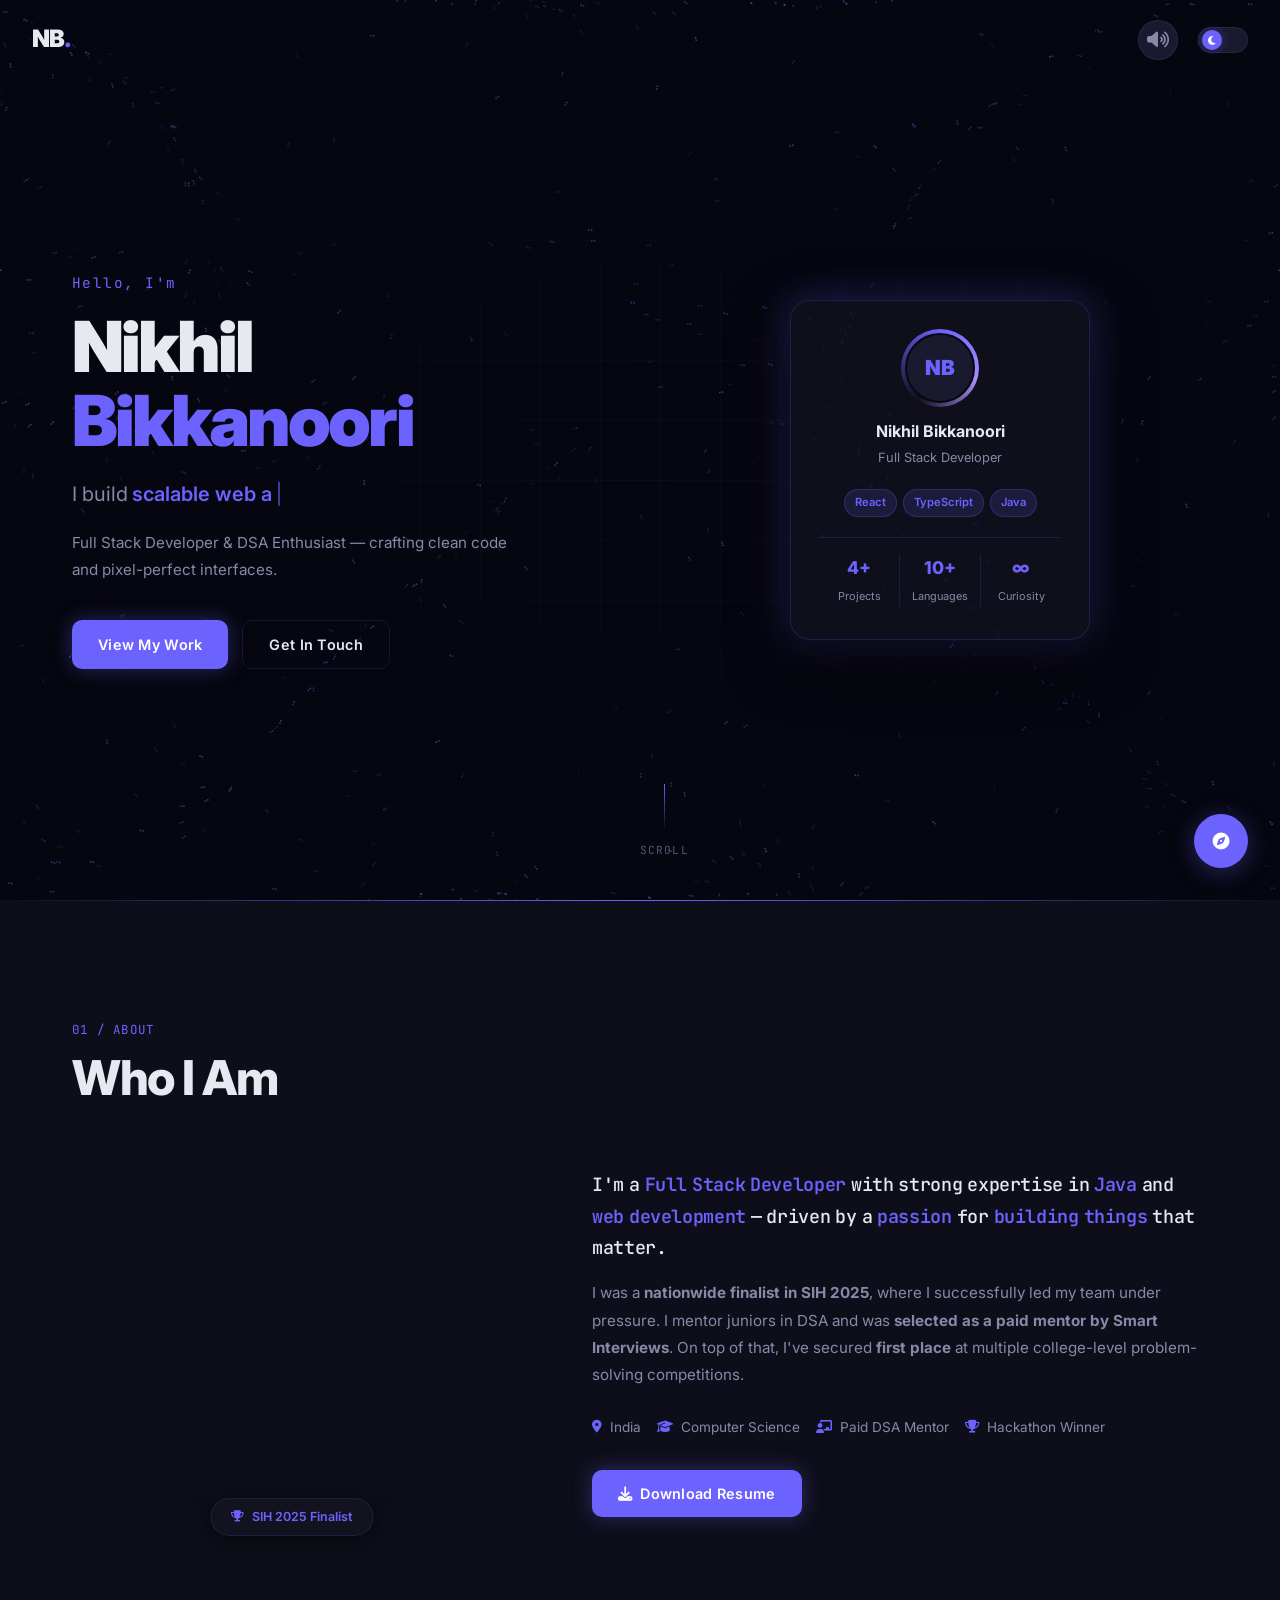
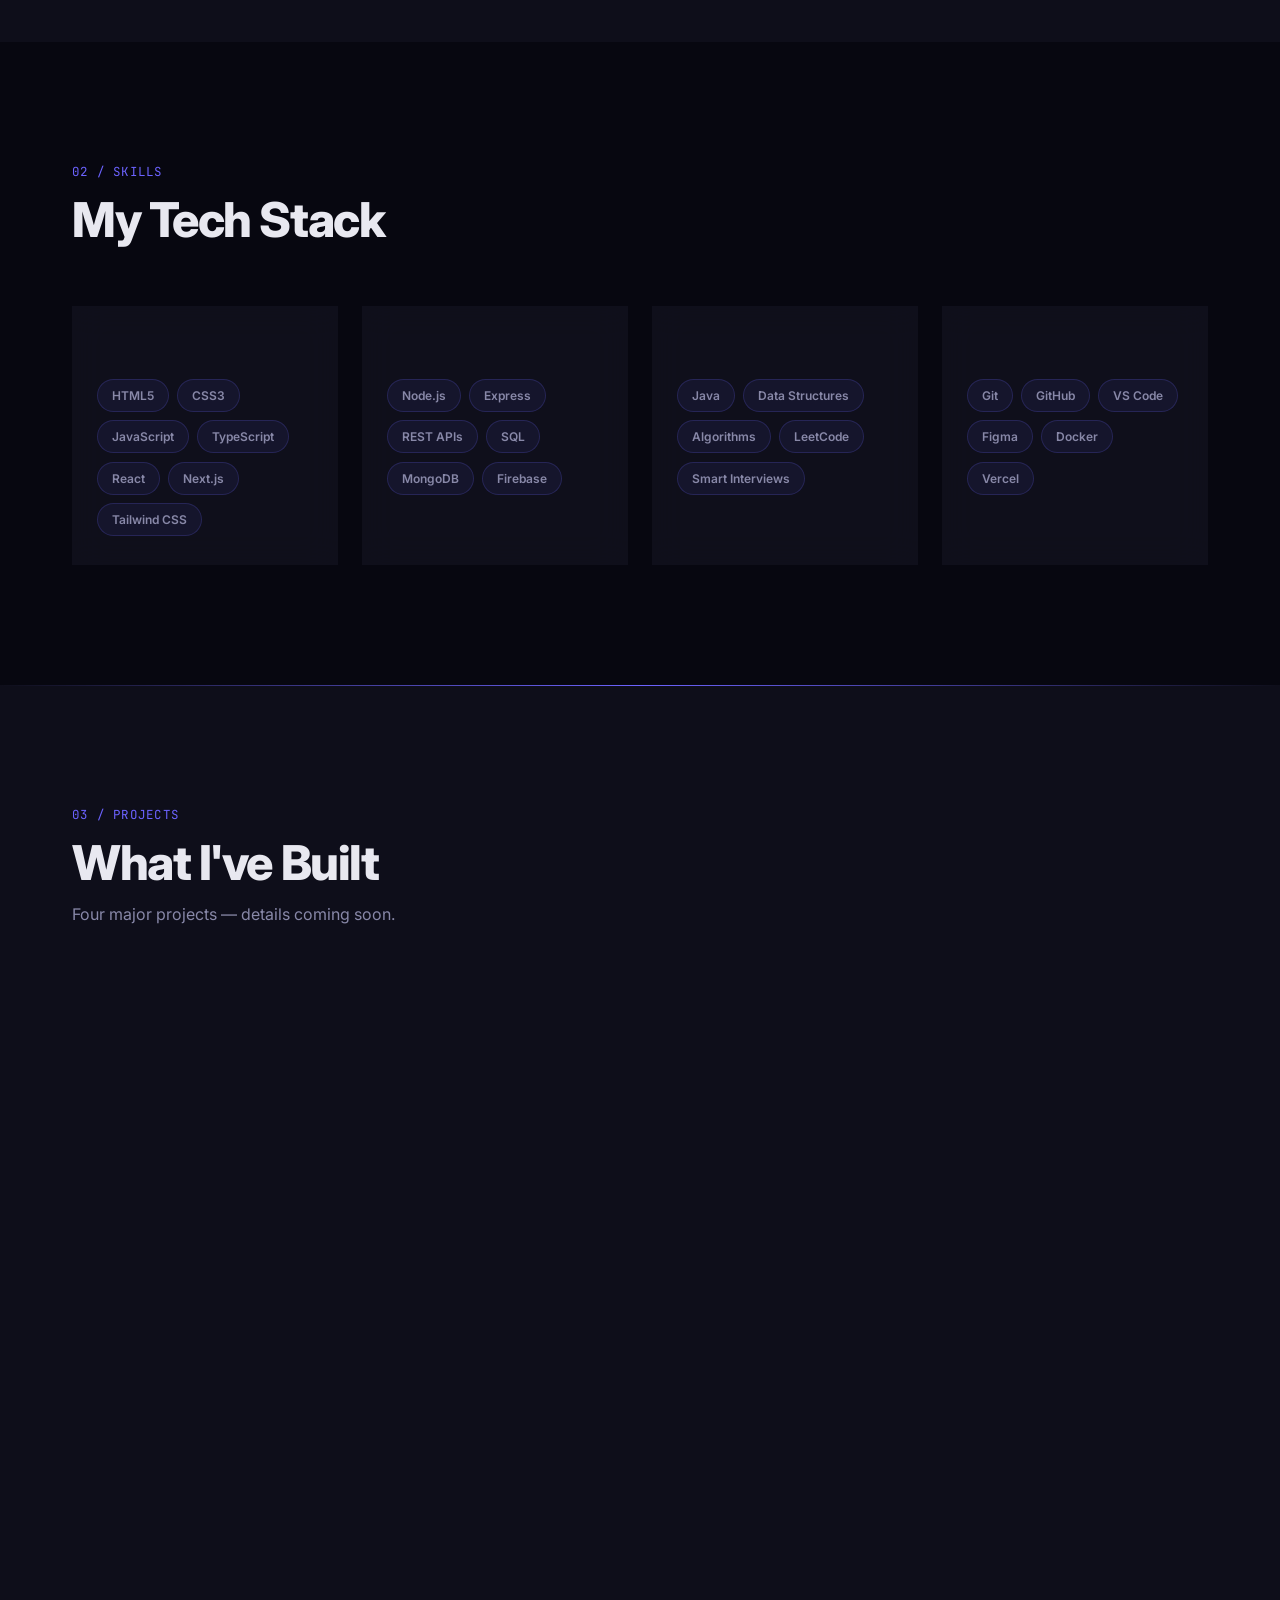
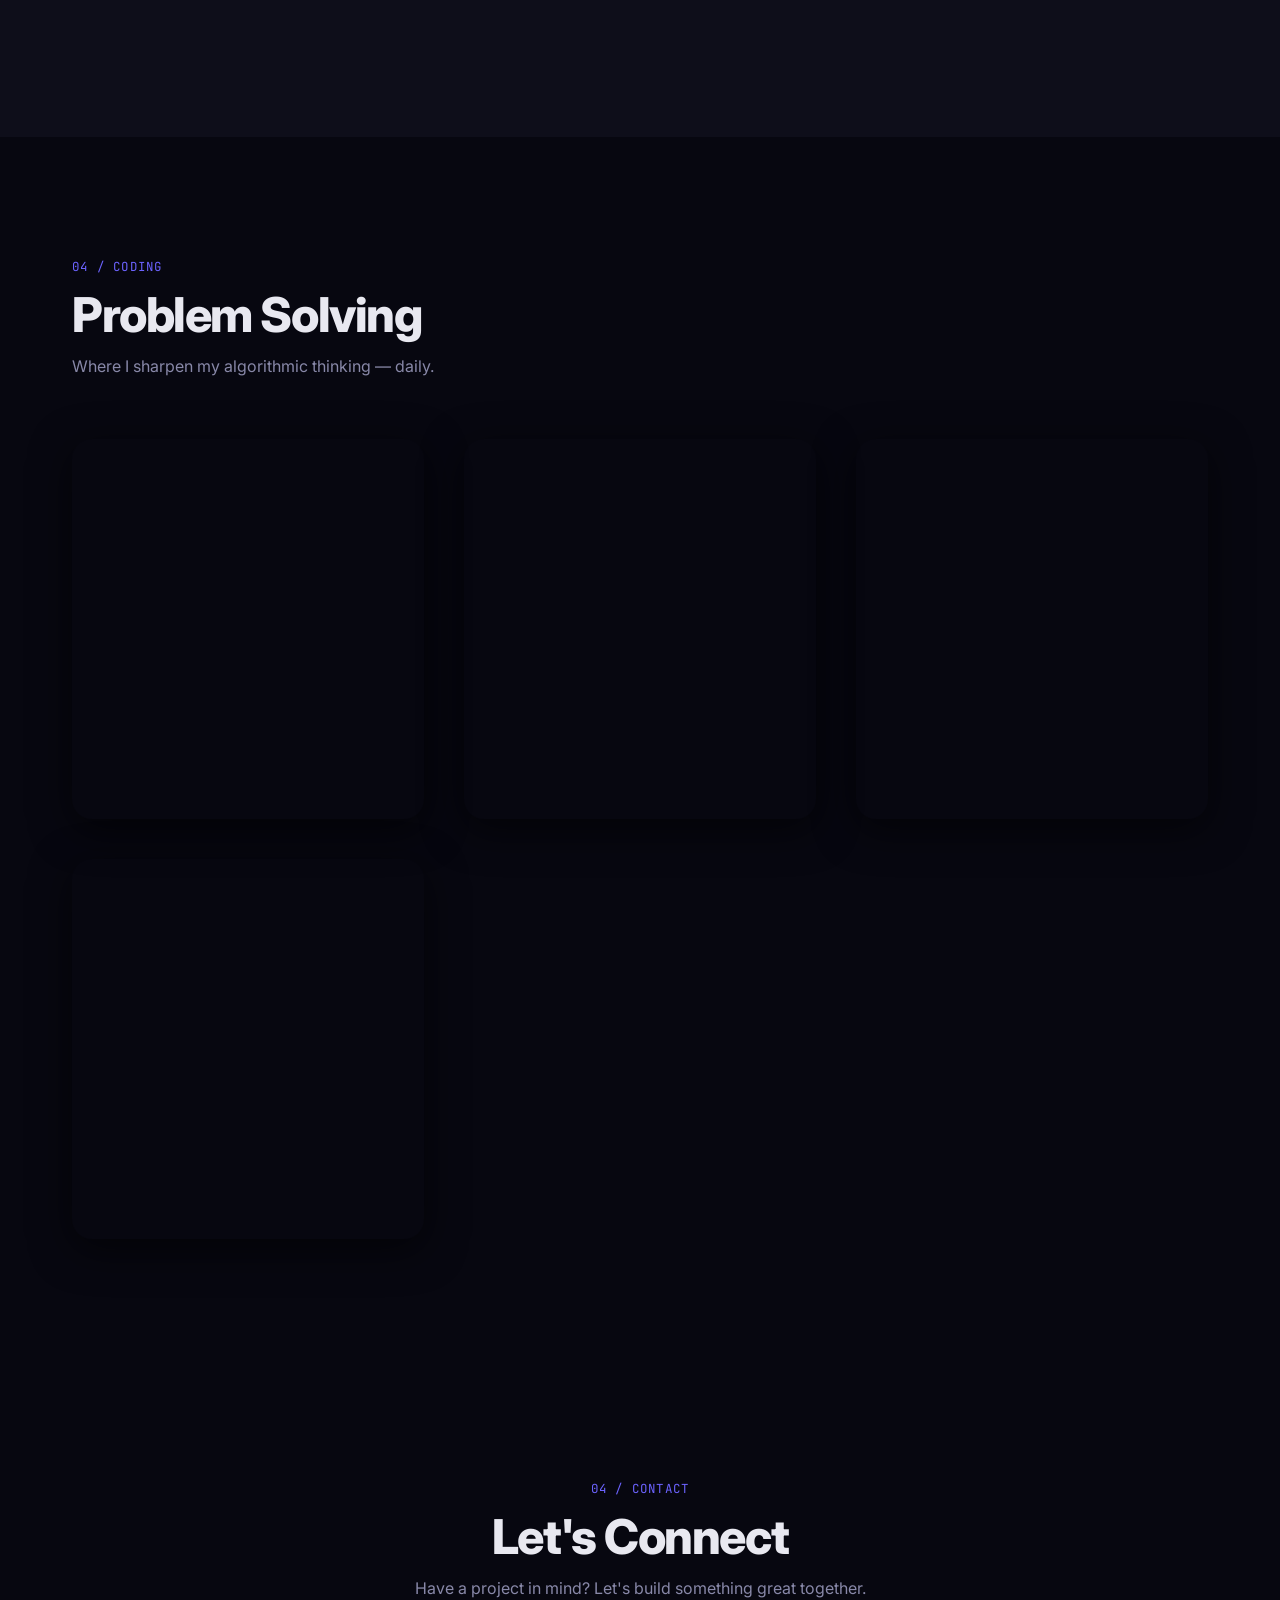
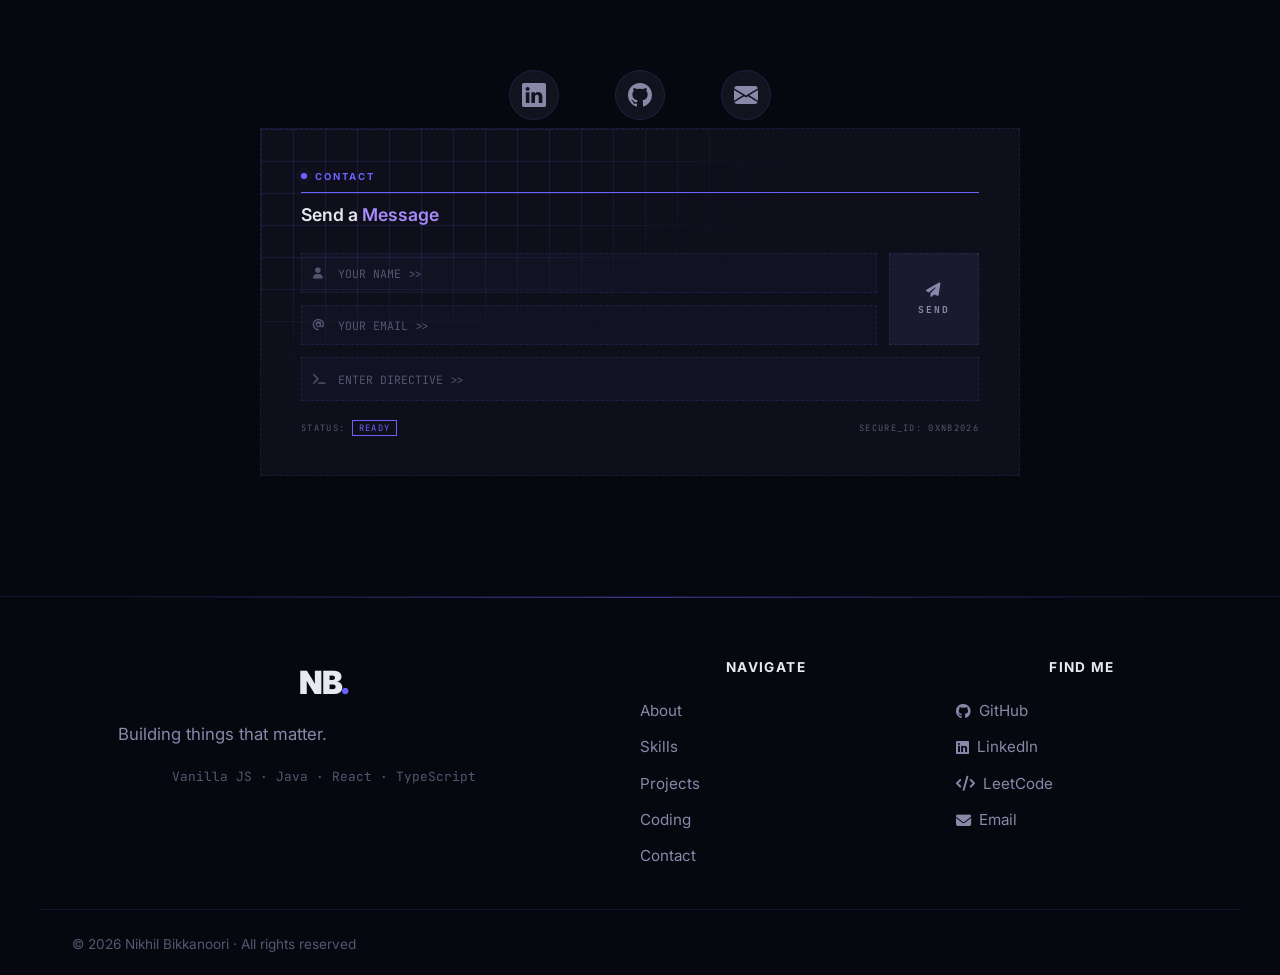
<file: index.html>
<!DOCTYPE html>
<html lang="en" data-theme="dark">

<head>
    <meta charset="UTF-8" />
    <meta name="viewport" content="width=device-width, initial-scale=1.0" />
    <title>Nikhil Bikkanoori — Full Stack Developer</title>
    <meta name="description"
        content="Portfolio of Nikhil Bikkanoori — Full Stack Developer skilled in React, TypeScript, Java and more. Building impactful digital experiences." />
    <link rel="preconnect" href="https://fonts.googleapis.com" />
    <link rel="preconnect" href="https://fonts.gstatic.com" crossorigin />
    <link
        href="https://fonts.googleapis.com/css2?family=Inter:wght@300;400;500;600;700;800;900&family=JetBrains+Mono:wght@400;500&display=swap"
        rel="stylesheet" />
    <link rel="stylesheet" href="https://cdnjs.cloudflare.com/ajax/libs/font-awesome/6.5.1/css/all.min.css" />
    <link rel="stylesheet" href="style.css" />
</head>

<body>

    <!-- ─── NAVBAR ─────────────────────────────────── -->
    <nav class="navbar" id="navbar">
        <!-- Improved SVG Logo -->
        <a href="#hero" class="nav-logo" id="navLogo" aria-label="NB">
            NB<span class="dot" style="color:var(--accent)">.</span>
        </a>
        <div class="nav-controls">
            <!-- Audio Toggle -->
            <button id="audioToggle" class="audio-btn" title="Toggle sound" aria-label="Toggle sound">
                <i class="fa-solid fa-volume-high icon-on"></i>
                <i class="fa-solid fa-volume-xmark icon-off"></i>
            </button>

            <!-- Theme toggle only – nav handled by FAB -->
            <label class="theme-toggle" id="themeToggle" title="Toggle theme" aria-label="Toggle dark/light mode">
                <input type="checkbox" id="themeCheck" />
                <span class="toggle-track">
                    <span class="toggle-thumb">
                        <i class="fa-solid fa-moon icon-moon"></i>
                        <i class="fa-solid fa-sun icon-sun"></i>
                    </span>
                </span>
            </label>
        </div>
    </nav>

    <!-- ─── HERO ─────────────────────────────────────────────────── -->
    <section class="hero" id="hero">
        <!-- Flow Field Canvas Background -->
        <canvas id="flowCanvas" class="flow-canvas"></canvas>
        <!-- Grid overlay -->
        <div class="hero-grid"></div>

        <div class="hero-content reveal">
            <p class="hero-greeting">Hello, I'm</p>
            <h1 class="hero-name">
                <span class="name-line">Nikhil</span>
                <span class="name-line accent">Bikkanoori</span>
            </h1>
            <div class="hero-role">
                <span class="role-prefix">I build </span>
                <span class="typed-text" id="typedText"></span>
                <span class="cursor">|</span>
            </div>
            <p class="hero-sub">
                Full Stack Developer &amp; DSA Enthusiast — crafting clean code and pixel-perfect interfaces.
            </p>
            <div class="hero-actions">
                <a href="#projects" class="btn btn-primary">View My Work</a>
                <a href="#contact" class="btn btn-ghost">Get In Touch</a>
            </div>
        </div>

        <!-- 3D floating card -->
        <div class="hero-card-wrap" id="heroCard">
            <div class="hero-card tilt-card">
                <div class="card-inner">
                    <div class="card-avatar">
                        <div class="avatar-ring"></div>
                        <div class="avatar-inner">NB</div>
                    </div>
                    <div class="card-info">
                        <h3>Nikhil Bikkanoori</h3>
                        <p>Full Stack Developer</p>
                    </div>
                    <div class="card-tags">
                        <span class="tag">React</span>
                        <span class="tag">TypeScript</span>
                        <span class="tag">Java</span>
                    </div>
                    <div class="card-stats">
                        <div class="stat"><span class="stat-num">4+</span><span class="stat-label">Projects</span></div>
                        <div class="stat"><span class="stat-num">10+</span><span class="stat-label">Languages</span>
                        </div>
                        <div class="stat"><span class="stat-num">∞</span><span class="stat-label">Curiosity</span></div>
                    </div>
                </div>
                <div class="card-shine"></div>
            </div>
        </div>

        <div class="scroll-indicator">
            <div class="scroll-line"></div>
            <span>Scroll</span>
        </div>
    </section>

    <!-- ─── ABOUT ─────────────────────────────────────────────────── -->
    <section class="section about" id="about">
        <div class="container">
            <div class="section-header reveal">
                <span class="section-label">01 / About</span>
                <h2 class="section-title">Who I Am</h2>
            </div>
            <div class="about-grid">
                <div class="about-visual reveal">
                    <!-- CODE ART — swap the entire .code-art div with an <img> tag when you have a photo -->
                    <!-- PHOTO_PLACEHOLDER: replace below div with: <img src="your-photo.jpg" alt="Nikhil Bikkanoori" class="about-photo" /> -->
                    <div class="code-art tilt-card">
                        <div class="card-shine"></div>
                        <div class="code-art-inner">
                            <div class="ca-bar">
                                <span class="ca-dot ca-red"></span>
                                <span class="ca-dot ca-yellow"></span>
                                <span class="ca-dot ca-green"></span>
                                <span class="ca-filename">nikhil.java</span>
                            </div>
                            <div class="ca-body">
                                <pre class="ca-code"><span class="ca-kw">public class</span> <span class="ca-cls">Nikhil</span> {

  <span class="ca-kw">private final</span> String role =
    <span class="ca-str">"Full Stack Dev"</span>;

  <span class="ca-kw">private</span> String[] wins = {
    <span class="ca-str">"SIH 2025 Finalist"</span>,
    <span class="ca-str">"Paid DSA Mentor"</span>,
    <span class="ca-str">"College PS Winner"</span>
  };

  <span class="ca-kw">public</span> String passion() {
    <span class="ca-kw">return</span> <span class="ca-str">"Build. Learn. Lead."</span>;
  }
}</pre>
                            </div>
                        </div>
                    </div>
                    <!-- Cycling achievement badge -->
                    <div class="about-badge" id="achieveBadge">
                        <i class="fa-solid fa-trophy" id="achieveIcon"></i>
                        <span id="achieveText">SIH 2025 Finalist</span>
                    </div>
                </div>
                <div class="about-text reveal">
                    <p class="about-lead">
                        I'm a <strong>Full Stack Developer</strong> with strong expertise in Java and web development
                        &mdash;
                        driven by a passion for building things that matter.
                    </p>
                    <p class="about-body">
                        I was a <strong>nationwide finalist in SIH 2025</strong>, where I successfully led my team under
                        pressure. I mentor juniors in DSA and was <strong>selected as a paid mentor by Smart
                            Interviews</strong>.
                        On top of that, I've secured <strong>first place</strong> at multiple college-level
                        problem-solving competitions.
                    </p>
                    <div class="about-facts">
                        <div class="fact reveal">
                            <i class="fa-solid fa-location-dot"></i>
                            <span>India</span>
                        </div>
                        <div class="fact reveal">
                            <i class="fa-solid fa-graduation-cap"></i>
                            <span>Computer Science</span>
                        </div>
                        <div class="fact reveal">
                            <i class="fa-solid fa-chalkboard-user"></i>
                            <span>Paid DSA Mentor</span>
                        </div>
                        <div class="fact reveal">
                            <i class="fa-solid fa-trophy"></i>
                            <span>Hackathon Winner</span>
                        </div>
                    </div>
                    <a href="#" class="btn btn-primary about-resume" download>
                        <i class="fa-solid fa-download"></i> Download Resume
                    </a>
                </div>
            </div>
        </div>
    </section>

    <!-- ─── SKILLS ─────────────────────────────────────────────────── -->
    <section class="section skills" id="skills">
        <div class="container">
            <div class="section-header reveal">
                <span class="section-label">02 / Skills</span>
                <h2 class="section-title">My Tech Stack</h2>
            </div>
            <div class="skills-grid">

                <div class="skill-category reveal">
                    <h3 class="category-title"><i class="fa-solid fa-palette"></i> Frontend</h3>
                    <div class="skill-pills">
                        <span class="pill">HTML5</span>
                        <span class="pill">CSS3</span>
                        <span class="pill">JavaScript</span>
                        <span class="pill">TypeScript</span>
                        <span class="pill">React</span>
                        <span class="pill">Next.js</span>
                        <span class="pill">Tailwind CSS</span>
                    </div>
                </div>

                <div class="skill-category reveal">
                    <h3 class="category-title"><i class="fa-solid fa-server"></i> Backend</h3>
                    <div class="skill-pills">
                        <span class="pill">Node.js</span>
                        <span class="pill">Express</span>
                        <span class="pill">REST APIs</span>
                        <span class="pill">SQL</span>
                        <span class="pill">MongoDB</span>
                        <span class="pill">Firebase</span>
                    </div>
                </div>

                <div class="skill-category reveal">
                    <h3 class="category-title"><i class="fa-solid fa-code"></i> Languages &amp; DSA</h3>
                    <div class="skill-pills">
                        <span class="pill">Java</span>
                        <span class="pill">Data Structures</span>
                        <span class="pill">Algorithms</span>
                        <span class="pill">LeetCode</span>
                        <span class="pill">Smart Interviews</span>
                    </div>
                </div>

                <div class="skill-category reveal">
                    <h3 class="category-title"><i class="fa-solid fa-wrench"></i> Tools &amp; DevOps</h3>
                    <div class="skill-pills">
                        <span class="pill">Git</span>
                        <span class="pill">GitHub</span>
                        <span class="pill">VS Code</span>
                        <span class="pill">Figma</span>
                        <span class="pill">Docker</span>
                        <span class="pill">Vercel</span>
                    </div>
                </div>

            </div>
        </div>
    </section>

    <!-- ─── PROJECTS ───────────────────────────────────────────────── -->
    <section class="section projects" id="projects">
        <div class="container">
            <div class="section-header reveal">
                <span class="section-label">03 / Projects</span>
                <h2 class="section-title">What I've Built</h2>
                <p class="section-sub">Four major projects — details coming soon.</p>
            </div>
            <div class="projects-scroll-wrap" id="projectsScrollWrap">
                <div class="projects-grid">

                    <div class="project-card tilt-card reveal" data-index="1">
                        <div class="card-shine"></div>
                        <div class="project-number">01</div>
                        <div class="project-content">
                            <h3 class="project-title">Project Alpha</h3>
                            <p class="project-desc">A full-stack application coming soon. Stay tuned for details about
                                this
                                exciting project.</p>
                            <div class="project-tech">
                                <span class="tech-tag">React</span>
                                <span class="tech-tag">TypeScript</span>
                                <span class="tech-tag">Node.js</span>
                            </div>
                        </div>
                        <div class="project-links">
                            <a href="#" class="project-link" title="GitHub"><i class="fa-brands fa-github"></i></a>
                            <a href="#" class="project-link" title="Live Demo"><i
                                    class="fa-solid fa-arrow-up-right-from-square"></i></a>
                        </div>
                        <div class="project-glow"></div>
                    </div>

                    <div class="project-card tilt-card reveal" data-index="2">
                        <div class="card-shine"></div>
                        <div class="project-number">02</div>
                        <div class="project-content">
                            <h3 class="project-title">Project Beta</h3>
                            <p class="project-desc">An innovative solution leveraging modern web technologies. Details
                                will
                                be updated soon.</p>
                            <div class="project-tech">
                                <span class="tech-tag">Next.js</span>
                                <span class="tech-tag">MongoDB</span>
                                <span class="tech-tag">Express</span>
                            </div>
                        </div>
                        <div class="project-links">
                            <a href="#" class="project-link" title="GitHub"><i class="fa-brands fa-github"></i></a>
                            <a href="#" class="project-link" title="Live Demo"><i
                                    class="fa-solid fa-arrow-up-right-from-square"></i></a>
                        </div>
                        <div class="project-glow"></div>
                    </div>

                    <div class="project-card tilt-card reveal" data-index="3">
                        <div class="card-shine"></div>
                        <div class="project-number">03</div>
                        <div class="project-content">
                            <h3 class="project-title">Project Gamma</h3>
                            <p class="project-desc">A data-driven application built for performance and scalability.
                                Coming
                                soon.</p>
                            <div class="project-tech">
                                <span class="tech-tag">Java</span>
                                <span class="tech-tag">Spring Boot</span>
                                <span class="tech-tag">SQL</span>
                            </div>
                        </div>
                        <div class="project-links">
                            <a href="#" class="project-link" title="GitHub"><i class="fa-brands fa-github"></i></a>
                            <a href="#" class="project-link" title="Live Demo"><i
                                    class="fa-solid fa-arrow-up-right-from-square"></i></a>
                        </div>
                        <div class="project-glow"></div>
                    </div>

                    <div class="project-card tilt-card reveal" data-index="4">
                        <div class="card-shine"></div>
                        <div class="project-number">04</div>
                        <div class="project-content">
                            <h3 class="project-title">Project Delta</h3>
                            <p class="project-desc">An experimental project pushing the boundaries of what's possible on
                                the
                                web.</p>
                            <div class="project-tech">
                                <span class="tech-tag">Python</span>
                                <span class="tech-tag">Firebase</span>
                                <span class="tech-tag">React</span>
                            </div>
                        </div>
                        <div class="project-links">
                            <a href="#" class="project-link" title="GitHub"><i class="fa-brands fa-github"></i></a>
                            <a href="#" class="project-link" title="Live Demo"><i
                                    class="fa-solid fa-arrow-up-right-from-square"></i></a>
                        </div>
                        <div class="project-glow"></div>
                    </div>

                </div>
            </div>
    </section>
    <!-- ─── CODING PROFILES ─────────────────────────────────── -->
    <section class="section coding" id="coding">
        <div class="container">
            <div class="section-header reveal">
                <span class="section-label">04 / Coding</span>
                <h2 class="section-title">Problem Solving</h2>
                <p class="section-sub">Where I sharpen my algorithmic thinking — daily.</p>
            </div>
            <div class="coding-grid">
                <!-- LeetCode -->
                <div class="coding-card reveal">
                    <div class="coding-card-inner">
                        <div class="coding-card-back">
                            <div class="coding-back-content">
                                <i class="fa-solid fa-code"></i>
                                <strong>LeetCode</strong>
                                <p style="font-size: 0.7rem; color: var(--text-dim);">Hover for Stats</p>
                            </div>
                        </div>
                        <div class="coding-card-front">
                            <div class="coding-front-visual">
                                <div class="circle" id="blob-bottom"></div>
                                <div class="circle" id="blob-right"></div>
                            </div>
                            <div class="coding-front-content">
                                <small class="coding-badge">Problem Solving</small>
                                <div class="coding-details">
                                    <div class="coding-title-row">
                                        <h3>LeetCode</h3>
                                        <i class="fa-solid fa-code coding-platform-icon-mini"></i>
                                    </div>
                                    <div class="coding-stats-mini">
                                        <div class="coding-mini-stat">
                                            <span class="cms-val">250+</span>
                                            <span class="cms-label">Problems</span>
                                        </div>
                                        <div class="coding-mini-stat">
                                            <span class="cms-val">Top 15%</span>
                                            <span class="cms-label">Global</span>
                                        </div>
                                    </div>
                                    <div class="coding-footer">
                                        <span class="card-footer">@your-username</span>
                                        <a href="https://leetcode.com/" target="_blank" class="coding-link">
                                            <i class="fa-solid fa-arrow-up-right-from-square"></i>
                                        </a>
                                    </div>
                                </div>
                            </div>
                        </div>
                    </div>
                </div>

                <!-- CodeChef -->
                <div class="coding-card reveal">
                    <div class="coding-card-inner">
                        <div class="coding-card-back">
                            <div class="coding-back-content">
                                <i class="fa-solid fa-utensils"></i>
                                <strong>CodeChef</strong>
                                <p style="font-size: 0.7rem; color: var(--text-dim);">Hover for Stats</p>
                            </div>
                        </div>
                        <div class="coding-card-front">
                            <div class="coding-front-visual">
                                <div class="circle" id="blob-bottom"></div>
                                <div class="circle" id="blob-right"></div>
                            </div>
                            <div class="coding-front-content">
                                <small class="coding-badge">Competitive</small>
                                <div class="coding-details">
                                    <div class="coding-title-row">
                                        <h3>CodeChef</h3>
                                        <i class="fa-solid fa-utensils coding-platform-icon-mini"></i>
                                    </div>
                                    <div class="coding-stats-mini">
                                        <div class="coding-mini-stat">
                                            <span class="cms-val">3★</span>
                                            <span class="cms-label">Rating</span>
                                        </div>
                                        <div class="coding-mini-stat">
                                            <span class="cms-val">Div 2</span>
                                            <span class="cms-label">Division</span>
                                        </div>
                                    </div>
                                    <div class="coding-footer">
                                        <span class="card-footer">@your-username</span>
                                        <a href="https://www.codechef.com/" target="_blank" class="coding-link">
                                            <i class="fa-solid fa-arrow-up-right-from-square"></i>
                                        </a>
                                    </div>
                                </div>
                            </div>
                        </div>
                    </div>
                </div>

                <!-- HackerRank -->
                <div class="coding-card reveal">
                    <div class="coding-card-inner">
                        <div class="coding-card-back">
                            <div class="coding-back-content">
                                <i class="fa-brands fa-hackerrank"></i>
                                <strong>HackerRank</strong>
                                <p style="font-size: 0.7rem; color: var(--text-dim);">Hover for Stats</p>
                            </div>
                        </div>
                        <div class="coding-card-front">
                            <div class="coding-front-visual">
                                <div class="circle" id="blob-bottom"></div>
                                <div class="circle" id="blob-right"></div>
                            </div>
                            <div class="coding-front-content">
                                <small class="coding-badge">Skill Badges</small>
                                <div class="coding-details">
                                    <div class="coding-title-row">
                                        <h3>HackerRank</h3>
                                        <i class="fa-brands fa-hackerrank coding-platform-icon-mini"></i>
                                    </div>
                                    <div class="coding-stats-mini">
                                        <div class="coding-mini-stat">
                                            <span class="cms-val">5★</span>
                                            <span class="cms-label">Java & DSA</span>
                                        </div>
                                        <div class="coding-mini-stat">
                                            <span class="cms-val">Gold</span>
                                            <span class="cms-label">Badge</span>
                                        </div>
                                    </div>
                                    <div class="coding-footer">
                                        <span class="card-footer">@your-username</span>
                                        <a href="https://www.hackerrank.com/" target="_blank" class="coding-link">
                                            <i class="fa-solid fa-arrow-up-right-from-square"></i>
                                        </a>
                                    </div>
                                </div>
                            </div>
                        </div>
                    </div>
                </div>

                <!-- Codeforces -->
                <div class="coding-card reveal">
                    <div class="coding-card-inner">
                        <div class="coding-card-back">
                            <div class="coding-back-content">
                                <i class="fa-solid fa-trophy"></i>
                                <strong>Codeforces</strong>
                                <p style="font-size: 0.7rem; color: var(--text-dim);">Hover for Stats</p>
                            </div>
                        </div>
                        <div class="coding-card-front">
                            <div class="coding-front-visual">
                                <div class="circle" id="blob-bottom"></div>
                                <div class="circle" id="blob-right"></div>
                            </div>
                            <div class="coding-front-content">
                                <small class="coding-badge">Contests</small>
                                <div class="coding-details">
                                    <div class="coding-title-row">
                                        <h3>Codeforces</h3>
                                        <i class="fa-solid fa-trophy coding-platform-icon-mini"></i>
                                    </div>
                                    <div class="coding-stats-mini">
                                        <div class="coding-mini-stat">
                                            <span class="cms-val">—</span>
                                            <span class="cms-label">Rating</span>
                                        </div>
                                        <div class="coding-mini-stat">
                                            <span class="cms-val">Active</span>
                                            <span class="cms-label">Status</span>
                                        </div>
                                    </div>
                                    <div class="coding-footer">
                                        <span class="card-footer">@your-username</span>
                                        <a href="https://codeforces.com/" target="_blank" class="coding-link">
                                            <i class="fa-solid fa-arrow-up-right-from-square"></i>
                                        </a>
                                    </div>
                                </div>
                            </div>
                        </div>
                    </div>
                </div>
            </div>
        </div>
    </section>

    <!-- ─── CONTACT ──────────────────────────────────────────── -->
    <section class="section contact" id="contact">
        <div class="container">
            <div class="section-header reveal">
                <span class="section-label">04 / Contact</span>
                <h2 class="section-title">Let's Connect</h2>
                <p class="section-sub">Have a project in mind? Let's build something great together.</p>
            </div>

            <!-- Social Links Row -->
            <ul class="example-2 reveal" style="margin-top: 30px; display: flex; flex-direction: row; gap: 20px;">
                <li class="icon-content">
                    <a href="https://linkedin.com/in/nikhilbikkanoori" aria-label="LinkedIn" data-social="linkedin"
                        target="_blank" rel="noopener">
                        <div class="filled"></div>
                        <svg xmlns="http://www.w3.org/2000/svg" width="16" height="16" fill="currentColor"
                            class="bi bi-linkedin" viewBox="0 0 16 16" xml:space="preserve">
                            <path
                                d="M0 1.146C0 .513.526 0 1.175 0h13.65C15.474 0 16 .513 16 1.146v13.708c0 .633-.526 1.146-1.175 1.146H1.175C.526 16 0 15.487 0 14.854zm4.943 12.248V6.169H2.542v7.225zm-1.2-8.212c.837 0 1.358-.554 1.358-1.248-.015-.709-.52-1.248-1.342-1.248S2.4 3.226 2.4 3.934c0 .694.521 1.248 1.327 1.248zm4.908 8.212V9.359c0-.216.016-.432.08-.586.173-.431.568-.878 1.232-.878.869 0 1.216.662 1.216 1.634v3.865h2.401V9.25c0-2.22-1.184-3.252-2.764-3.252-1.274 0-1.845.7-2.165 1.193v.025h-.016l.016-.025V6.169h-2.4c.03.678 0 7.225 0 7.225z"
                                fill="currentColor"></path>
                        </svg>
                    </a>
                </li>
                <li class="icon-content">
                    <a href="https://github.com/nikhilbikkanoori" aria-label="GitHub" data-social="github"
                        target="_blank" rel="noopener">
                        <div class="filled"></div>
                        <svg xmlns="http://www.w3.org/2000/svg" width="16" height="16" fill="currentColor"
                            class="bi bi-github" viewBox="0 0 16 16" xml:space="preserve">
                            <path
                                d="M8 0C3.58 0 0 3.58 0 8c0 3.54 2.29 6.53 5.47 7.59.4.07.55-.17.55-.38 0-.19-.01-.82-.01-1.49-2.01.37-2.53-.49-2.69-.94-.09-.23-.48-.94-.82-1.13-.28-.15-.68-.52-.01-.53.63-.01 1.08.58 1.23.82.72 1.21 1.87.87 2.33.66.07-.52.28-.87.51-1.07-1.78-.2-3.64-.89-3.64-3.95 0-.87.31-1.59.82-2.15-.08-.2-.36-1.02.08-2.12 0 0 .67-.21 2.2.82.64-.18 1.32-.27 2-.27s1.36.09 2 .27c1.53-1.04 2.2-.82 2.2-.82.44 1.1.16 1.92.08 2.12.51.56.82 1.27.82 2.15 0 3.07-1.87 3.75-3.65 3.95.29.25.54.73.54 1.48 0 1.07-.01 1.93-.01 2.2 0 .21.15.46.55.38A8.01 8.01 0 0 0 16 8c0-4.42-3.58-8-8-8"
                                fill="currentColor"></path>
                        </svg>
                    </a>
                </li>
                <li class="icon-content">
                    <a href="mailto:nikhil.bikkanoori@gmail.com" aria-label="Email" data-social="email">
                        <div class="filled"></div>
                        <svg xmlns="http://www.w3.org/2000/svg" width="16" height="16" fill="currentColor"
                            class="bi bi-envelope-fill" viewBox="0 0 16 16" xml:space="preserve">
                            <path
                                d="M.05 3.555A2 2 0 0 1 2 2h12a2 2 0 0 1 1.95 1.555L8 8.414.05 3.555ZM0 4.697v7.104l5.803-3.558L0 4.697ZM6.761 8.83l-6.57 4.027A2 2 0 0 0 2 14h12a2 2 0 0 0 1.808-1.144l-6.57-4.027L8 9.586l-1.239-.757Zm3.436-.586L16 11.801V4.697l-5.803 3.546Z" />
                        </svg>
                    </a>
                </li>
            </ul>

            <!-- Secure Message Gateway -->
            <div class="smg-wrap reveal">
                <div class="smg" id="smg">
                    <!-- Corner decorators -->
                    <span class="smg-corner smg-corner--tl">+</span>
                    <span class="smg-corner smg-corner--tr">+</span>
                    <span class="smg-corner smg-corner--bl">+</span>
                    <span class="smg-corner smg-corner--br">+</span>
                    <!-- Grid bg -->
                    <div class="smg-grid"></div>

                    <div class="smg-inner">
                        <!-- Header -->
                        <div class="smg-header">
                            <h3 class="smg-title">
                                <span class="smg-dot"></span>
                                <span class="smg-label">Contact</span>
                            </h3>
                            <p class="smg-sub">Send a <span class="smg-green">Message</span></p>
                        </div>

                        <!-- Form -->
                        <form class="smg-form" id="smgForm" novalidate>
                            <div class="smg-row">
                                <div class="smg-field-group">
                                    <div class="smg-field">
                                        <i class="fa-solid fa-user smg-field-icon"></i>
                                        <input type="text" id="smgName" placeholder="YOUR NAME >>" autocomplete="off"
                                            required />
                                        <span class="smg-field-corner smg-fc-tl"></span>
                                        <span class="smg-field-corner smg-fc-br"></span>
                                    </div>
                                    <div class="smg-field">
                                        <i class="fa-solid fa-at smg-field-icon"></i>
                                        <input type="email" id="smgEmail" placeholder="YOUR EMAIL >>" autocomplete="off"
                                            required />
                                        <span class="smg-field-corner smg-fc-tl"></span>
                                        <span class="smg-field-corner smg-fc-br"></span>
                                    </div>
                                </div>
                                <button type="submit" class="smg-btn" id="smgBtn">
                                    <i class="fa-solid fa-paper-plane smg-btn-icon"></i>
                                    <span id="smgBtnText">SEND</span>
                                </button>
                            </div>
                            <div class="smg-field smg-field--msg">
                                <i class="fa-solid fa-terminal smg-field-icon"></i>
                                <input type="text" id="smgMsg" placeholder="ENTER DIRECTIVE >>" autocomplete="off"
                                    required />
                                <span class="smg-field-corner smg-fc-tl"></span>
                                <span class="smg-field-corner smg-fc-br"></span>
                            </div>
                        </form>

                        <!-- Status line -->
                        <div class="smg-status">
                            <span class="smg-status-left" id="smgStatus">
                                Status: <span class="smg-ready" id="smgStatusText">Ready</span>
                            </span>
                            <span class="smg-status-right">SECURE_ID: 0xNB2026</span>
                        </div>
                    </div>
                </div>
            </div>

        </div>
    </section>

    <!-- ─── FOOTER ─────────────────────────────────── -->
    <footer class="footer">
        <div class="footer-glow-line"></div>
        <div class="container footer-inner">
            <!-- Brand -->
            <div class="footer-brand">
                <a href="#hero" class="footer-logo">NB<span class="footer-dot">.</span></a>
                <p class="footer-tagline">Building things that matter.</p>
                <p class="footer-stack">Vanilla JS · Java · React · TypeScript</p>
            </div>
            <!-- Nav -->
            <div class="footer-nav">
                <span class="footer-nav-title">Navigate</span>
                <a href="#about">About</a>
                <a href="#skills">Skills</a>
                <a href="#projects">Projects</a>
                <a href="#coding">Coding</a>
                <a href="#contact">Contact</a>
            </div>
            <!-- Social -->
            <div class="footer-social">
                <span class="footer-nav-title">Find Me</span>
                <a href="https://github.com/" target="_blank" rel="noopener" class="fsocial-link">
                    <i class="fa-brands fa-github"></i> GitHub
                </a>
                <a href="https://linkedin.com/" target="_blank" rel="noopener" class="fsocial-link">
                    <i class="fa-brands fa-linkedin"></i> LinkedIn
                </a>
                <a href="https://leetcode.com/" target="_blank" rel="noopener" class="fsocial-link">
                    <i class="fa-solid fa-code"></i> LeetCode
                </a>
                <a href="mailto:nikhil@example.com" class="fsocial-link">
                    <i class="fa-solid fa-envelope"></i> Email
                </a>
            </div>
        </div>
        <div class="footer-bottom">
            <span>© 2026 Nikhil Bikkanoori · All rights reserved</span>
        </div>
    </footer>

    <!-- ─── FLOATING CIRCLE NAV ──────────────────── -->
    <div class="fab-menu" id="fabMenu">
        <button class="fab-trigger" id="fabTrigger" aria-label="Navigate">
            <i class="fa-solid fa-compass fab-icon-open"></i>
        </button>
        <div class="fab-items" id="fabItems">
            <a href="#hero" class="fab-item" data-label="Home" style="--i:0"><i class="fa-solid fa-house"></i></a>
            <a href="#about" class="fab-item" data-label="About" style="--i:1"><i class="fa-solid fa-user"></i></a>
            <a href="#skills" class="fab-item" data-label="Skills" style="--i:2"><i
                    class="fa-solid fa-laptop-code"></i></a>
            <a href="#projects" class="fab-item" data-label="Projects" style="--i:3"><i
                    class="fa-solid fa-folder-open"></i></a>
            <a href="#coding" class="fab-item" data-label="Coding" style="--i:4"><i
                    class="fa-solid fa-terminal"></i></a>
            <a href="#contact" class="fab-item" data-label="Contact" style="--i:5"><i
                    class="fa-solid fa-envelope"></i></a>
        </div>
    </div>

    <script src="script.js"></script>
</body>

</html>
</file>
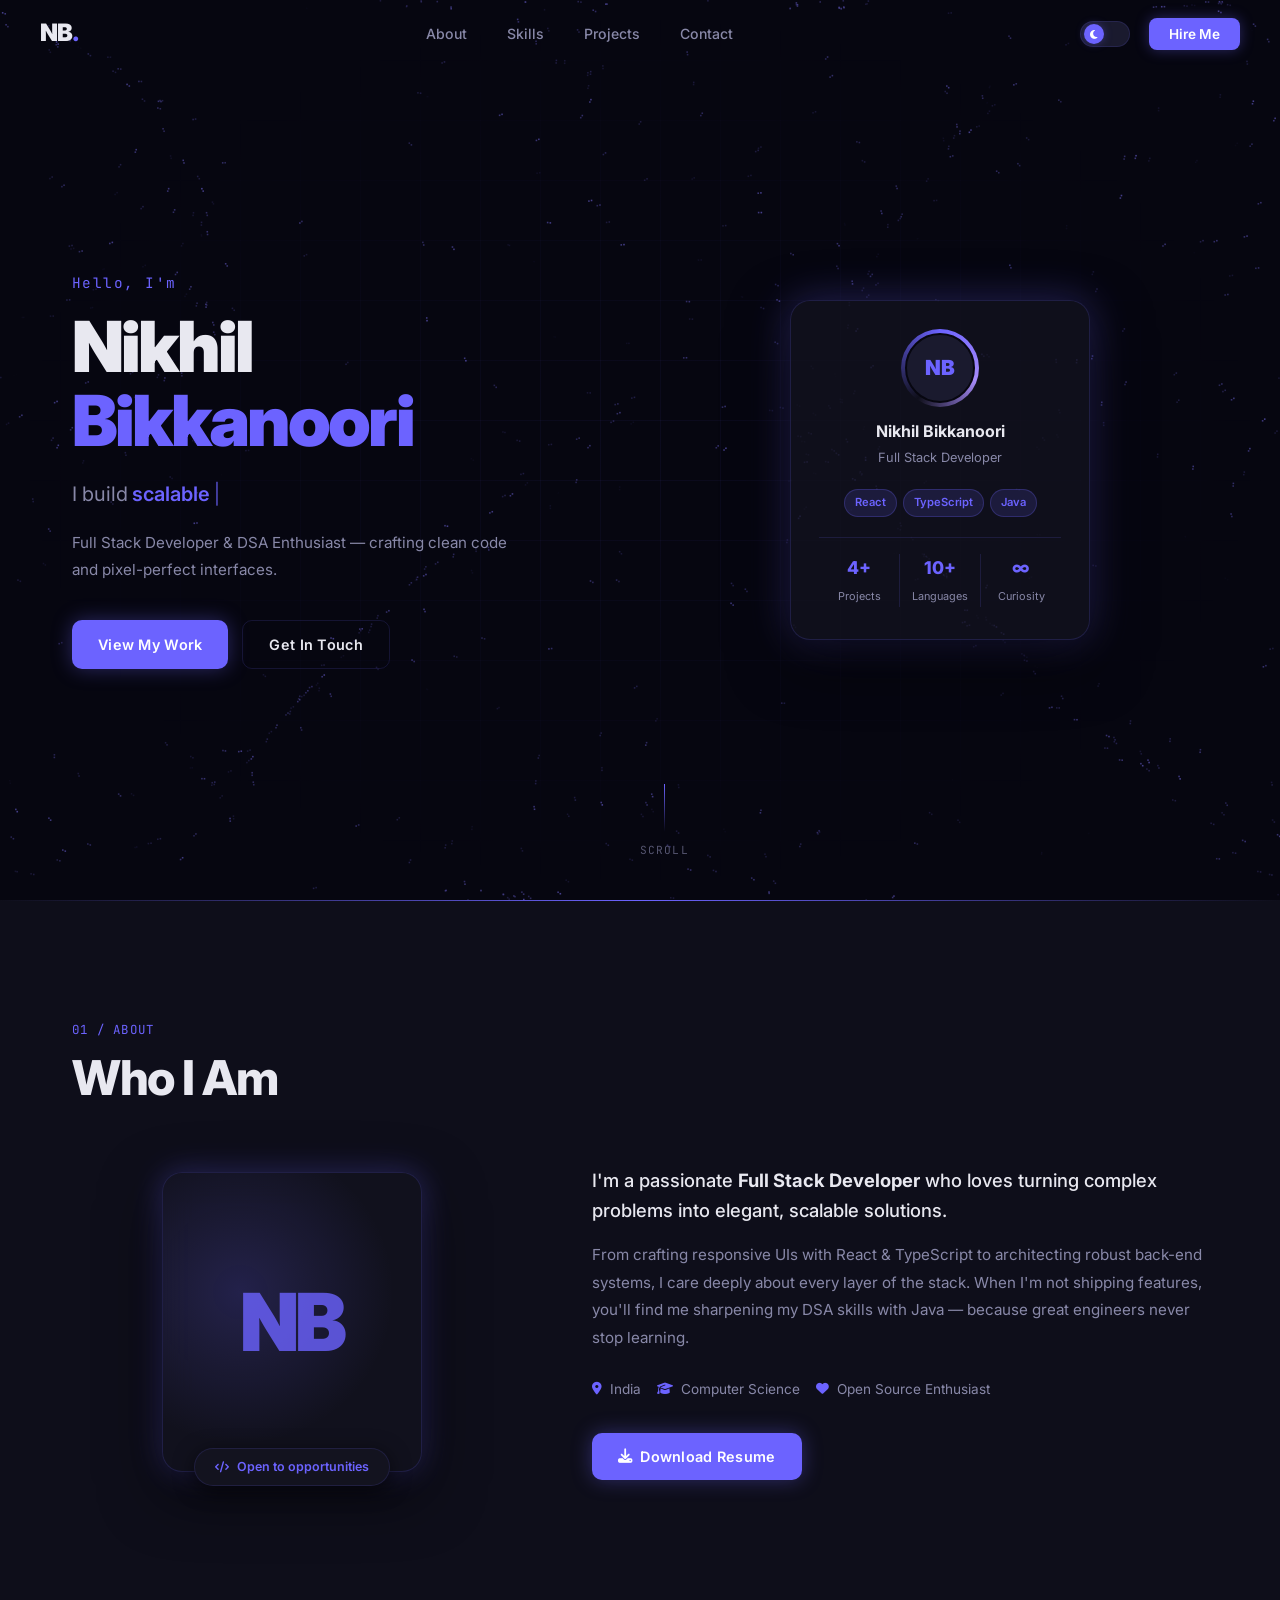
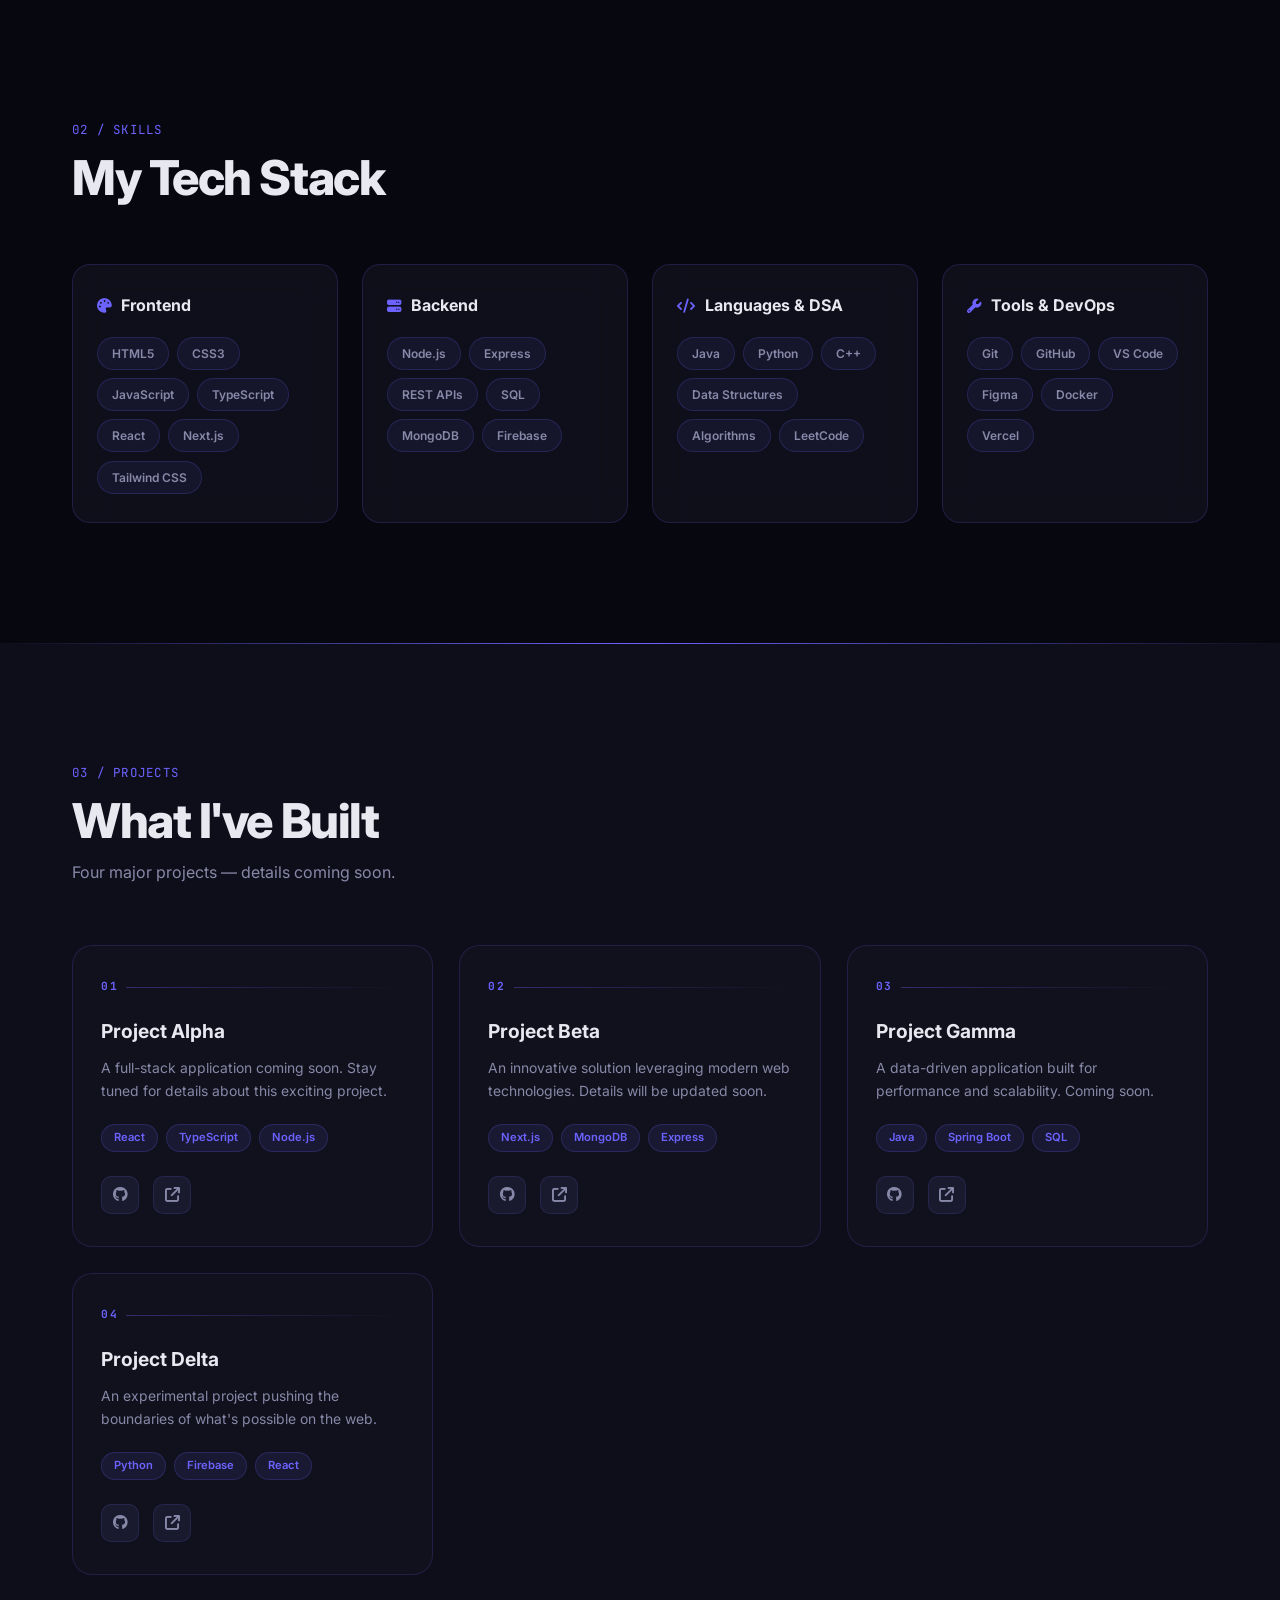
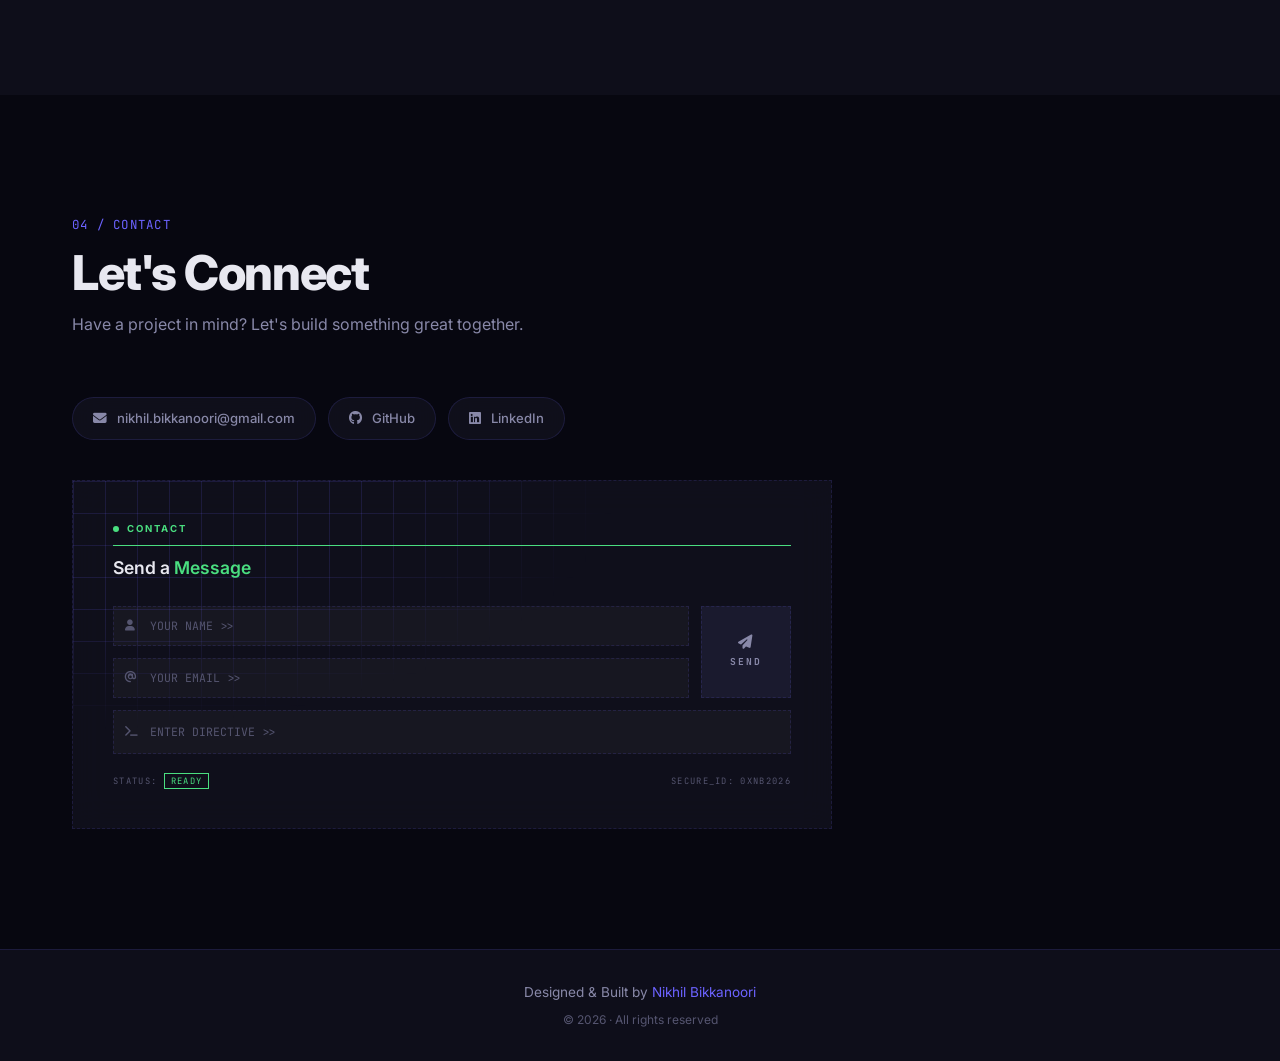
<file: v1/index.html>
<!DOCTYPE html>
<html lang="en" data-theme="dark">

<head>
    <meta charset="UTF-8" />
    <meta name="viewport" content="width=device-width, initial-scale=1.0" />
    <title>Nikhil Bikkanoori — Full Stack Developer</title>
    <meta name="description"
        content="Portfolio of Nikhil Bikkanoori — Full Stack Developer skilled in React, TypeScript, Java and more. Building impactful digital experiences." />
    <link rel="preconnect" href="https://fonts.googleapis.com" />
    <link rel="preconnect" href="https://fonts.gstatic.com" crossorigin />
    <link
        href="https://fonts.googleapis.com/css2?family=Inter:wght@300;400;500;600;700;800;900&family=JetBrains+Mono:wght@400;500&display=swap"
        rel="stylesheet" />
    <link rel="stylesheet" href="https://cdnjs.cloudflare.com/ajax/libs/font-awesome/6.5.1/css/all.min.css" />
    <link rel="stylesheet" href="style.css" />
</head>

<body>

    <!-- ─── NAVBAR ──────────────────────────────────────────────── -->
    <nav class="navbar" id="navbar">
        <a href="#hero" class="nav-logo">NB<span class="dot">.</span></a>
        <ul class="nav-links">
            <li><a href="#about">About</a></li>
            <li><a href="#skills">Skills</a></li>
            <li><a href="#projects">Projects</a></li>
            <li><a href="#contact">Contact</a></li>
        </ul>
        <div class="nav-right">
            <!-- Dark / Light Toggle -->
            <label class="theme-toggle" id="themeToggle" title="Toggle theme" aria-label="Toggle dark/light mode">
                <input type="checkbox" id="themeCheck" />
                <span class="toggle-track">
                    <span class="toggle-thumb">
                        <i class="fa-solid fa-moon icon-moon"></i>
                        <i class="fa-solid fa-sun icon-sun"></i>
                    </span>
                </span>
            </label>
            <button class="nav-cta" onclick="smoothScrollTo('#contact')">Hire Me</button>
        </div>
        <button class="hamburger" id="hamburger" aria-label="Menu">
            <span></span><span></span><span></span>
        </button>
    </nav>

    <!-- ─── HERO ─────────────────────────────────────────────────── -->
    <section class="hero" id="hero">
        <!-- Flow Field Canvas Background -->
        <canvas id="flowCanvas" class="flow-canvas"></canvas>
        <!-- Grid overlay -->
        <div class="hero-grid"></div>

        <div class="hero-content reveal">
            <p class="hero-greeting">Hello, I'm</p>
            <h1 class="hero-name">
                <span class="name-line">Nikhil</span>
                <span class="name-line accent">Bikkanoori</span>
            </h1>
            <div class="hero-role">
                <span class="role-prefix">I build </span>
                <span class="typed-text" id="typedText"></span>
                <span class="cursor">|</span>
            </div>
            <p class="hero-sub">
                Full Stack Developer &amp; DSA Enthusiast — crafting clean code and pixel-perfect interfaces.
            </p>
            <div class="hero-actions">
                <a href="#projects" class="btn btn-primary">View My Work</a>
                <a href="#contact" class="btn btn-ghost">Get In Touch</a>
            </div>
        </div>

        <!-- 3D floating card -->
        <div class="hero-card-wrap" id="heroCard">
            <div class="hero-card tilt-card">
                <div class="card-inner">
                    <div class="card-avatar">
                        <div class="avatar-ring"></div>
                        <div class="avatar-inner">NB</div>
                    </div>
                    <div class="card-info">
                        <h3>Nikhil Bikkanoori</h3>
                        <p>Full Stack Developer</p>
                    </div>
                    <div class="card-tags">
                        <span class="tag">React</span>
                        <span class="tag">TypeScript</span>
                        <span class="tag">Java</span>
                    </div>
                    <div class="card-stats">
                        <div class="stat"><span class="stat-num">4+</span><span class="stat-label">Projects</span></div>
                        <div class="stat"><span class="stat-num">10+</span><span class="stat-label">Languages</span>
                        </div>
                        <div class="stat"><span class="stat-num">∞</span><span class="stat-label">Curiosity</span></div>
                    </div>
                </div>
                <div class="card-shine"></div>
            </div>
        </div>

        <div class="scroll-indicator">
            <div class="scroll-line"></div>
            <span>Scroll</span>
        </div>
    </section>

    <!-- ─── ABOUT ─────────────────────────────────────────────────── -->
    <section class="section about" id="about">
        <div class="container">
            <div class="section-header reveal">
                <span class="section-label">01 / About</span>
                <h2 class="section-title">Who I Am</h2>
            </div>
            <div class="about-grid">
                <div class="about-visual reveal">
                    <div class="about-img-wrap tilt-card">
                        <div class="about-img-bg"></div>
                        <div class="about-initials">NB</div>
                        <div class="card-shine"></div>
                    </div>
                    <div class="about-badge">
                        <i class="fa-solid fa-code"></i>
                        <span>Open to opportunities</span>
                    </div>
                </div>
                <div class="about-text reveal">
                    <p class="about-lead">
                        I'm a passionate <strong>Full Stack Developer</strong> who loves turning complex problems into
                        elegant, scalable solutions.
                    </p>
                    <p class="about-body">
                        From crafting responsive UIs with React &amp; TypeScript to architecting robust back-end
                        systems, I care deeply about every layer of the stack. When I'm not shipping features, you'll
                        find me sharpening my DSA skills with Java — because great engineers never stop learning.
                    </p>
                    <div class="about-facts">
                        <div class="fact reveal">
                            <i class="fa-solid fa-location-dot"></i>
                            <span>India</span>
                        </div>
                        <div class="fact reveal">
                            <i class="fa-solid fa-graduation-cap"></i>
                            <span>Computer Science</span>
                        </div>
                        <div class="fact reveal">
                            <i class="fa-solid fa-heart"></i>
                            <span>Open Source Enthusiast</span>
                        </div>
                    </div>
                    <a href="#" class="btn btn-primary about-resume" download>
                        <i class="fa-solid fa-download"></i> Download Resume
                    </a>
                </div>
            </div>
        </div>
    </section>

    <!-- ─── SKILLS ─────────────────────────────────────────────────── -->
    <section class="section skills" id="skills">
        <div class="container">
            <div class="section-header reveal">
                <span class="section-label">02 / Skills</span>
                <h2 class="section-title">My Tech Stack</h2>
            </div>
            <div class="skills-grid">

                <div class="skill-category reveal">
                    <h3 class="category-title"><i class="fa-solid fa-palette"></i> Frontend</h3>
                    <div class="skill-pills">
                        <span class="pill">HTML5</span>
                        <span class="pill">CSS3</span>
                        <span class="pill">JavaScript</span>
                        <span class="pill">TypeScript</span>
                        <span class="pill">React</span>
                        <span class="pill">Next.js</span>
                        <span class="pill">Tailwind CSS</span>
                    </div>
                </div>

                <div class="skill-category reveal">
                    <h3 class="category-title"><i class="fa-solid fa-server"></i> Backend</h3>
                    <div class="skill-pills">
                        <span class="pill">Node.js</span>
                        <span class="pill">Express</span>
                        <span class="pill">REST APIs</span>
                        <span class="pill">SQL</span>
                        <span class="pill">MongoDB</span>
                        <span class="pill">Firebase</span>
                    </div>
                </div>

                <div class="skill-category reveal">
                    <h3 class="category-title"><i class="fa-solid fa-code"></i> Languages &amp; DSA</h3>
                    <div class="skill-pills">
                        <span class="pill">Java</span>
                        <span class="pill">Python</span>
                        <span class="pill">C++</span>
                        <span class="pill">Data Structures</span>
                        <span class="pill">Algorithms</span>
                        <span class="pill">LeetCode</span>
                    </div>
                </div>

                <div class="skill-category reveal">
                    <h3 class="category-title"><i class="fa-solid fa-wrench"></i> Tools &amp; DevOps</h3>
                    <div class="skill-pills">
                        <span class="pill">Git</span>
                        <span class="pill">GitHub</span>
                        <span class="pill">VS Code</span>
                        <span class="pill">Figma</span>
                        <span class="pill">Docker</span>
                        <span class="pill">Vercel</span>
                    </div>
                </div>

            </div>
        </div>
    </section>

    <!-- ─── PROJECTS ───────────────────────────────────────────────── -->
    <section class="section projects" id="projects">
        <div class="container">
            <div class="section-header reveal">
                <span class="section-label">03 / Projects</span>
                <h2 class="section-title">What I've Built</h2>
                <p class="section-sub">Four major projects — details coming soon.</p>
            </div>
            <div class="projects-grid">

                <div class="project-card tilt-card reveal" data-index="1">
                    <div class="card-shine"></div>
                    <div class="project-number">01</div>
                    <div class="project-content">
                        <h3 class="project-title">Project Alpha</h3>
                        <p class="project-desc">A full-stack application coming soon. Stay tuned for details about this
                            exciting project.</p>
                        <div class="project-tech">
                            <span class="tech-tag">React</span>
                            <span class="tech-tag">TypeScript</span>
                            <span class="tech-tag">Node.js</span>
                        </div>
                    </div>
                    <div class="project-links">
                        <a href="#" class="project-link" title="GitHub"><i class="fa-brands fa-github"></i></a>
                        <a href="#" class="project-link" title="Live Demo"><i
                                class="fa-solid fa-arrow-up-right-from-square"></i></a>
                    </div>
                    <div class="project-glow"></div>
                </div>

                <div class="project-card tilt-card reveal" data-index="2">
                    <div class="card-shine"></div>
                    <div class="project-number">02</div>
                    <div class="project-content">
                        <h3 class="project-title">Project Beta</h3>
                        <p class="project-desc">An innovative solution leveraging modern web technologies. Details will
                            be updated soon.</p>
                        <div class="project-tech">
                            <span class="tech-tag">Next.js</span>
                            <span class="tech-tag">MongoDB</span>
                            <span class="tech-tag">Express</span>
                        </div>
                    </div>
                    <div class="project-links">
                        <a href="#" class="project-link" title="GitHub"><i class="fa-brands fa-github"></i></a>
                        <a href="#" class="project-link" title="Live Demo"><i
                                class="fa-solid fa-arrow-up-right-from-square"></i></a>
                    </div>
                    <div class="project-glow"></div>
                </div>

                <div class="project-card tilt-card reveal" data-index="3">
                    <div class="card-shine"></div>
                    <div class="project-number">03</div>
                    <div class="project-content">
                        <h3 class="project-title">Project Gamma</h3>
                        <p class="project-desc">A data-driven application built for performance and scalability. Coming
                            soon.</p>
                        <div class="project-tech">
                            <span class="tech-tag">Java</span>
                            <span class="tech-tag">Spring Boot</span>
                            <span class="tech-tag">SQL</span>
                        </div>
                    </div>
                    <div class="project-links">
                        <a href="#" class="project-link" title="GitHub"><i class="fa-brands fa-github"></i></a>
                        <a href="#" class="project-link" title="Live Demo"><i
                                class="fa-solid fa-arrow-up-right-from-square"></i></a>
                    </div>
                    <div class="project-glow"></div>
                </div>

                <div class="project-card tilt-card reveal" data-index="4">
                    <div class="card-shine"></div>
                    <div class="project-number">04</div>
                    <div class="project-content">
                        <h3 class="project-title">Project Delta</h3>
                        <p class="project-desc">An experimental project pushing the boundaries of what's possible on the
                            web.</p>
                        <div class="project-tech">
                            <span class="tech-tag">Python</span>
                            <span class="tech-tag">Firebase</span>
                            <span class="tech-tag">React</span>
                        </div>
                    </div>
                    <div class="project-links">
                        <a href="#" class="project-link" title="GitHub"><i class="fa-brands fa-github"></i></a>
                        <a href="#" class="project-link" title="Live Demo"><i
                                class="fa-solid fa-arrow-up-right-from-square"></i></a>
                    </div>
                    <div class="project-glow"></div>
                </div>

            </div>
        </div>
    </section>

    <!-- ─── CONTACT ────────────────────────────────────────────────── -->
    <section class="section contact" id="contact">
        <div class="container">
            <div class="section-header reveal">
                <span class="section-label">04 / Contact</span>
                <h2 class="section-title">Let's Connect</h2>
                <p class="section-sub">Have a project in mind? Let's build something great together.</p>
            </div>

            <!-- Social Links Row -->
            <div class="contact-social reveal">
                <a href="mailto:nikhil.bikkanoori@gmail.com" class="social-pill">
                    <i class="fa-solid fa-envelope"></i> nikhil.bikkanoori@gmail.com
                </a>
                <a href="https://github.com/nikhilbikkanoori" target="_blank" rel="noopener" class="social-pill">
                    <i class="fa-brands fa-github"></i> GitHub
                </a>
                <a href="https://linkedin.com/in/nikhilbikkanoori" target="_blank" rel="noopener" class="social-pill">
                    <i class="fa-brands fa-linkedin"></i> LinkedIn
                </a>
            </div>

            <!-- Secure Message Gateway -->
            <div class="smg-wrap reveal">
                <div class="smg" id="smg">
                    <!-- Corner decorators -->
                    <span class="smg-corner smg-corner--tl">+</span>
                    <span class="smg-corner smg-corner--tr">+</span>
                    <span class="smg-corner smg-corner--bl">+</span>
                    <span class="smg-corner smg-corner--br">+</span>
                    <!-- Grid bg -->
                    <div class="smg-grid"></div>

                    <div class="smg-inner">
                        <!-- Header -->
                        <div class="smg-header">
                            <h3 class="smg-title">
                                <span class="smg-dot"></span>
                                <span class="smg-label">Contact</span>
                            </h3>
                            <p class="smg-sub">Send a <span class="smg-green">Message</span></p>
                        </div>

                        <!-- Form -->
                        <form class="smg-form" id="smgForm" novalidate>
                            <div class="smg-row">
                                <div class="smg-field-group">
                                    <div class="smg-field">
                                        <i class="fa-solid fa-user smg-field-icon"></i>
                                        <input type="text" id="smgName" placeholder="YOUR NAME >>" autocomplete="off"
                                            required />
                                        <span class="smg-field-corner smg-fc-tl"></span>
                                        <span class="smg-field-corner smg-fc-br"></span>
                                    </div>
                                    <div class="smg-field">
                                        <i class="fa-solid fa-at smg-field-icon"></i>
                                        <input type="email" id="smgEmail" placeholder="YOUR EMAIL >>" autocomplete="off"
                                            required />
                                        <span class="smg-field-corner smg-fc-tl"></span>
                                        <span class="smg-field-corner smg-fc-br"></span>
                                    </div>
                                </div>
                                <button type="submit" class="smg-btn" id="smgBtn">
                                    <i class="fa-solid fa-paper-plane smg-btn-icon"></i>
                                    <span id="smgBtnText">SEND</span>
                                </button>
                            </div>
                            <div class="smg-field smg-field--msg">
                                <i class="fa-solid fa-terminal smg-field-icon"></i>
                                <input type="text" id="smgMsg" placeholder="ENTER DIRECTIVE >>" autocomplete="off"
                                    required />
                                <span class="smg-field-corner smg-fc-tl"></span>
                                <span class="smg-field-corner smg-fc-br"></span>
                            </div>
                        </form>

                        <!-- Status line -->
                        <div class="smg-status">
                            <span class="smg-status-left" id="smgStatus">
                                Status: <span class="smg-ready" id="smgStatusText">Ready</span>
                            </span>
                            <span class="smg-status-right">SECURE_ID: 0xNB2026</span>
                        </div>
                    </div>
                </div>
            </div>

        </div>
    </section>

    <!-- ─── FOOTER ─────────────────────────────────────────────────── -->
    <footer class="footer">
        <div class="container">
            <p>Designed &amp; Built by <span class="accent">Nikhil Bikkanoori</span></p>
            <p class="footer-sub">© 2026 · All rights reserved</p>
        </div>
    </footer>

    <script src="script.js"></script>
</body>

</html>
</file>
<file: style.css>
/* ════════════════════════════════════════════════
   NIKHIL BIKKANOORI — PORTFOLIO
   style.css
   ════════════════════════════════════════════════ */

/* ── 0. Reset & Base ──────────────────────────── */
*,
*::before,
*::after {
    margin: 0;
    padding: 0;
    box-sizing: border-box;
}

html {
    scroll-behavior: smooth;
    font-size: 16px;
}

body {
    font-family: 'Inter', system-ui, sans-serif;
    background: var(--bg);
    color: var(--text);
    transition: background 0.4s ease, color 0.4s ease;
    overflow-x: clip;
    line-height: 1.6;
}

a {
    text-decoration: none;
    color: inherit;
}

ul {
    list-style: none;
}

img {
    max-width: 100%;
    display: block;
}

button {
    cursor: pointer;
    border: none;
    background: none;
    font-family: inherit;
}

/* ── 1. CSS Variables / Theme ─────────────────── */
:root,
[data-theme="dark"] {
    --bg: #070710;
    --bg-2: #0e0e1a;
    --surface: #13131f;
    --surface-2: #1a1a2e;
    --border: rgba(108, 99, 255, 0.15);
    --accent: #6c63ff;
    --accent-glow: rgba(108, 99, 255, 0.35);
    --accent-2: #a78bfa;
    --text: #e8e8f0;
    --text-muted: #8888a8;
    --text-dim: #555570;
    --card-bg: rgba(19, 19, 31, 0.75);
    --card-border: rgba(108, 99, 255, 0.18);
    --hero-blob-1: rgba(108, 99, 255, 0.25);
    --hero-blob-2: rgba(167, 139, 250, 0.15);
    --hero-blob-3: rgba(46, 37, 140, 0.3);
    --shine: rgba(255, 255, 255, 0.06);
    --shadow: rgba(0, 0, 0, 0.6);
    --toggle-checked: #6c63ff;
}

[data-theme="light"] {
    --bg: #f4f4fb;
    --bg-2: #ebebf7;
    --surface: #ffffff;
    --surface-2: #f0f0fc;
    --border: rgba(108, 99, 255, 0.18);
    --accent: #5b52e8;
    --accent-glow: rgba(91, 82, 232, 0.25);
    --accent-2: #7c71f5;
    --text: #0d0d1a;
    --text-muted: #5a5a7a;
    --text-dim: #9999bb;
    --card-bg: rgba(255, 255, 255, 0.85);
    --card-border: rgba(108, 99, 255, 0.2);
    --hero-blob-1: rgba(108, 99, 255, 0.12);
    --hero-blob-2: rgba(167, 139, 250, 0.1);
    --hero-blob-3: rgba(200, 196, 255, 0.25);
    --shine: rgba(255, 255, 255, 0.5);
    --shadow: rgba(100, 100, 160, 0.15);
    --toggle-checked: #5b52e8;
}

/* ── 2. Utility ───────────────────────────────── */
.container {
    max-width: 1200px;
    margin: 0 auto;
    padding: 0 2rem;
}

.accent {
    color: var(--accent);
}

.section {
    padding: 120px 0;
    position: relative;
}

.section-header {
    margin-bottom: 60px;
}

.section-label {
    font-family: 'JetBrains Mono', monospace;
    font-size: 0.78rem;
    letter-spacing: 0.1em;
    color: var(--accent);
    text-transform: uppercase;
    display: block;
    margin-bottom: 12px;
}

.section-title {
    font-size: clamp(2rem, 4vw, 3rem);
    font-weight: 800;
    letter-spacing: -0.03em;
    line-height: 1.1;
}

.section-sub {
    color: var(--text-muted);
    margin-top: 12px;
    font-size: 1rem;
}

/* Scroll Reveal */
.reveal {
    opacity: 0;
    transform: translateY(32px);
    transition: opacity 0.7s ease, transform 0.7s ease;
}

.reveal.active {
    opacity: 1;
    transform: translateY(0);
}

/* ── 3. Buttons ───────────────────────────────── */
.btn {
    display: inline-flex;
    align-items: center;
    gap: 8px;
    padding: 12px 26px;
    border-radius: 10px;
    font-size: 0.9rem;
    font-weight: 600;
    transition: all 0.3s ease;
    cursor: pointer;
    border: none;
    letter-spacing: 0.02em;
}

.btn-primary {
    background: var(--accent);
    color: #fff;
    box-shadow: 0 0 20px var(--accent-glow);
}

.btn-primary:hover {
    box-shadow: 0 6px 30px var(--accent-glow);
    filter: brightness(1.1);
}

.btn-ghost {
    background: transparent;
    color: var(--text);
    border: 1.5px solid var(--border);
}

.btn-ghost:hover {
    border-color: var(--accent);
    color: var(--accent);
    transform: translateY(-2px);
}

/* ── 4. Navbar ────────────────────────────────── */
.navbar {
    position: fixed;
    top: 0;
    left: 0;
    right: 0;
    z-index: 1000;
    display: flex;
    align-items: center;
    justify-content: space-between;
    padding: 0 2rem;
    height: 80px;
    background: rgba(7, 7, 16, 0);
    backdrop-filter: blur(0px);
    border-bottom: 1px solid transparent;
    transition: all 0.4s ease;
}

.nav-controls {
    display: flex;
    align-items: center;
    gap: 20px;
}

.audio-btn {
    width: 40px;
    height: 40px;
    border-radius: 50%;
    display: flex;
    align-items: center;
    justify-content: center;
    font-size: 1.1rem;
    color: var(--text-muted);
    transition: all 0.3s cubic-bezier(0.4, 0, 0.2, 1);
    cursor: pointer;
    background: var(--surface-2);
    border: 1.5px solid var(--border);
}

.audio-btn:hover {
    color: var(--accent);
    border-color: var(--accent);
    transform: translateY(-2px);
    box-shadow: 0 4px 15px var(--accent-glow);
}

.audio-btn.muted {
    color: var(--text-dim);
    border-color: var(--border);
}

.audio-btn.muted .icon-on {
    display: none;
}

.audio-btn:not(.muted) .icon-off {
    display: none;
}

.audio-btn .icon-off {
    color: #ff4757;
}

.navbar.scrolled {
    background: rgba(7, 7, 16, 0.7);
    backdrop-filter: blur(20px);
    -webkit-backdrop-filter: blur(20px);
    border-bottom-color: var(--border);
}

[data-theme="light"] .navbar.scrolled {
    background: rgba(244, 244, 251, 0.75);
}

.nav-logo {
    font-size: 1.5rem;
    font-weight: 900;
    letter-spacing: -0.04em;
    color: var(--text);
}

.nav-logo .dot {
    color: var(--accent);
}

.nav-links {
    display: flex;
    gap: 2.5rem;
}

.nav-links a {
    font-size: 0.88rem;
    font-weight: 500;
    color: var(--text-muted);
    transition: color 0.25s ease;
    position: relative;
}

.nav-links a::after {
    content: '';
    position: absolute;
    bottom: -4px;
    left: 0;
    right: 0;
    height: 1.5px;
    background: var(--accent);
    transform: scaleX(0);
    transform-origin: left;
    transition: transform 0.3s ease;
}

.nav-links a:hover {
    color: var(--text);
}

.nav-links a:hover::after {
    transform: scaleX(1);
}

.nav-right {
    display: flex;
    align-items: center;
    gap: 1.2rem;
}

.nav-cta {
    padding: 8px 20px;
    border-radius: 8px;
    font-size: 0.85rem;
    font-weight: 600;
    background: var(--accent);
    color: #fff;
    transition: all 0.3s ease;
    box-shadow: 0 0 14px var(--accent-glow);
}

.nav-cta:hover {
    transform: translateY(-2px);
    filter: brightness(1.1);
}

/* Hamburger */
.hamburger {
    display: none;
    flex-direction: column;
    gap: 5px;
}

.hamburger span {
    display: block;
    width: 22px;
    height: 2px;
    background: var(--text);
    border-radius: 2px;
    transition: all 0.3s ease;
}

.hamburger.open span:nth-child(1) {
    transform: translateY(7px) rotate(45deg);
}

.hamburger.open span:nth-child(2) {
    opacity: 0;
}

.hamburger.open span:nth-child(3) {
    transform: translateY(-7px) rotate(-45deg);
}

/* ── 5. Theme Toggle ─────────────────────────── */
.theme-toggle {
    position: relative;
    cursor: pointer;
    display: flex;
    align-items: center;
}

.theme-toggle input {
    display: none;
}

.toggle-track {
    width: 50px;
    height: 26px;
    background: var(--surface-2);
    border: 1.5px solid var(--border);
    border-radius: 999px;
    position: relative;
    transition: background 0.35s ease, border-color 0.35s ease;
    display: flex;
    align-items: center;
}

.toggle-thumb {
    position: absolute;
    left: 3px;
    width: 20px;
    height: 20px;
    background: var(--accent);
    border-radius: 50%;
    display: flex;
    align-items: center;
    justify-content: center;
    transition: transform 0.35s cubic-bezier(0.34, 1.56, 0.64, 1), background 0.35s ease;
    box-shadow: 0 0 8px var(--accent-glow);
    overflow: hidden;
}

.theme-toggle input:checked~.toggle-track .toggle-thumb {
    transform: translateX(24px);
}

.icon-moon,
.icon-sun {
    position: absolute;
    font-size: 10px;
    color: #fff;
    transition: opacity 0.3s ease, transform 0.3s ease;
}

.icon-sun {
    opacity: 0;
    transform: scale(0) rotate(90deg);
}

.icon-moon {
    opacity: 1;
    transform: scale(1) rotate(0deg);
}

[data-theme="light"] .icon-sun {
    opacity: 1;
    transform: scale(1) rotate(0deg);
}

[data-theme="light"] .icon-moon {
    opacity: 0;
    transform: scale(0) rotate(-90deg);
}

/* ── 6. Hero Section ──────────────────────────── */
.hero {
    min-height: 100vh;
    display: grid;
    grid-template-columns: 1fr 1fr;
    align-items: center;
    padding: 100px 2rem 60px;
    max-width: 1200px;
    margin: 0 auto;
    position: relative;
    gap: 4rem;
    overflow: hidden;
}

/* Flow Field Canvas */
.flow-canvas {
    position: fixed;
    top: 0;
    left: 0;
    width: 100%;
    height: 100%;
    z-index: -1;
    pointer-events: none;
    opacity: 0.55;
}

/* Hero Grid overlay */
.hero-grid {
    position: fixed;
    top: 0;
    left: 0;
    right: 0;
    bottom: 0;
    z-index: -1;
    background-image:
        linear-gradient(var(--border) 1px, transparent 1px),
        linear-gradient(90deg, var(--border) 1px, transparent 1px);
    background-size: 60px 60px;
    -webkit-mask-image: radial-gradient(ellipse at center, rgba(0, 0, 0, 0.4) 0%, transparent 70%);
    mask-image: radial-gradient(ellipse at center, rgba(0, 0, 0, 0.4) 0%, transparent 70%);
}

.hero-content {
    position: relative;
    z-index: 1;
}

.hero-greeting {
    font-family: 'JetBrains Mono', monospace;
    font-size: 0.9rem;
    color: var(--accent);
    letter-spacing: 0.1em;
    margin-bottom: 16px;
    opacity: 0;
    animation: fadeUp 0.6s ease 0.3s forwards;
}

.hero-name {
    font-size: clamp(2.5rem, 5.5vw, 4.5rem);
    font-weight: 900;
    letter-spacing: -0.04em;
    line-height: 1.05;
    margin-bottom: 20px;
    opacity: 0;
    animation: fadeUp 0.6s ease 0.5s forwards;
}

.name-line {
    display: block;
}

.hero-role {
    font-size: clamp(1rem, 2vw, 1.25rem);
    color: var(--text-muted);
    margin-bottom: 20px;
    opacity: 0;
    animation: fadeUp 0.6s ease 0.7s forwards;
    display: flex;
    align-items: center;
    gap: 4px;
    flex-wrap: wrap;
}

.role-prefix {
    color: var(--text-muted);
}

.typed-text {
    color: var(--accent);
    font-weight: 600;
}

.cursor {
    color: var(--accent);
    font-weight: 300;
    animation: blink 1s step-end infinite;
}

@keyframes blink {

    0%,
    100% {
        opacity: 1;
    }

    50% {
        opacity: 0;
    }
}

.hero-sub {
    color: var(--text-muted);
    font-size: 0.95rem;
    max-width: 440px;
    margin-bottom: 36px;
    line-height: 1.75;
    opacity: 0;
    animation: fadeUp 0.6s ease 0.9s forwards;
}

.hero-actions {
    display: flex;
    gap: 14px;
    flex-wrap: wrap;
    opacity: 0;
    animation: fadeUp 0.6s ease 1.1s forwards;
}

@keyframes fadeUp {
    from {
        opacity: 0;
        transform: translateY(24px);
    }

    to {
        opacity: 1;
        transform: translateY(0);
    }
}

/* Hero Card */
.hero-card-wrap {
    display: flex;
    justify-content: center;
    align-items: center;
    perspective: 1200px;
    z-index: 1;
    opacity: 0;
    animation: fadeUp 0.8s ease 1s forwards;
}

.hero-card {
    width: 300px;
    background: var(--card-bg);
    border: 1px solid var(--card-border);
    border-radius: 20px;
    padding: 32px 28px;
    backdrop-filter: blur(20px);
    -webkit-backdrop-filter: blur(20px);
    box-shadow: 0 20px 60px var(--shadow), 0 0 40px var(--accent-glow);
    position: relative;
    overflow: hidden;
    transform-style: preserve-3d;
}

.card-avatar {
    width: 70px;
    height: 70px;
    position: relative;
    margin: 0 auto 16px;
    display: flex;
    align-items: center;
    justify-content: center;
}

.avatar-ring {
    position: absolute;
    inset: -4px;
    border-radius: 50%;
    background: conic-gradient(from 0deg, var(--accent), var(--accent-2), transparent 60%, var(--accent));
    animation: spinRing 3s linear infinite;
}

@keyframes spinRing {
    to {
        transform: rotate(360deg);
    }
}

.avatar-inner {
    width: 100%;
    height: 100%;
    border-radius: 50%;
    background: var(--surface-2);
    display: flex;
    align-items: center;
    justify-content: center;
    font-weight: 900;
    font-size: 1.3rem;
    color: var(--accent);
    position: relative;
    z-index: 1;
    border: 2px solid var(--bg);
}

.card-info {
    text-align: center;
    margin-bottom: 20px;
}

.card-info h3 {
    font-weight: 700;
    font-size: 1rem;
    margin-bottom: 4px;
}

.card-info p {
    color: var(--text-muted);
    font-size: 0.8rem;
}

.card-tags {
    display: flex;
    flex-wrap: wrap;
    gap: 6px;
    justify-content: center;
    margin-bottom: 20px;
}

.tag {
    font-size: 0.7rem;
    font-weight: 600;
    padding: 4px 10px;
    border-radius: 999px;
    background: rgba(108, 99, 255, 0.15);
    color: var(--accent);
    border: 1px solid rgba(108, 99, 255, 0.25);
}

.card-stats {
    display: flex;
    gap: 0;
    border-top: 1px solid var(--border);
    padding-top: 16px;
}

.stat {
    flex: 1;
    text-align: center;
}

.stat+.stat {
    border-left: 1px solid var(--border);
}

.stat-num {
    display: block;
    font-weight: 800;
    font-size: 1.1rem;
    color: var(--accent);
}

.stat-label {
    font-size: 0.68rem;
    color: var(--text-muted);
}

/* Card Shine Effect */
.card-shine {
    position: absolute;
    top: 0;
    left: 0;
    right: 0;
    bottom: 0;
    background: radial-gradient(circle at var(--mouse-x, 50%) var(--mouse-y, 50%), var(--shine), transparent 60%);
    border-radius: inherit;
    pointer-events: none;
    z-index: 10;
    opacity: 0;
    transition: opacity 0.3s;
}

.tilt-card:hover .card-shine {
    opacity: 1;
}

/* Scroll Indicator */
.scroll-indicator {
    position: absolute;
    bottom: 40px;
    left: 50%;
    transform: translateX(-50%);
    display: flex;
    flex-direction: column;
    align-items: center;
    gap: 10px;
    color: var(--text-dim);
    font-size: 0.7rem;
    letter-spacing: 0.1em;
    text-transform: uppercase;
    animation: fadeUp 0.6s ease 1.5s both;
    font-family: 'JetBrains Mono', monospace;
}

.scroll-line {
    width: 1px;
    height: 48px;
    background: linear-gradient(to bottom, var(--accent), transparent);
    animation: scrollAnim 1.8s ease-in-out infinite;
}

@keyframes scrollAnim {
    0% {
        transform: scaleY(0);
        transform-origin: top;
        opacity: 0;
    }

    50% {
        transform: scaleY(1);
        transform-origin: top;
        opacity: 1;
    }

    51% {
        transform-origin: bottom;
    }

    100% {
        transform: scaleY(0);
        transform-origin: bottom;
        opacity: 0;
    }
}

/* ── 7. About Section ─────────────────────────── */
.about {
    background: var(--bg-2);
    position: relative;
}

.about::before {
    content: '';
    position: absolute;
    top: 0;
    left: 0;
    right: 0;
    height: 1px;
    background: linear-gradient(90deg, transparent, var(--accent), transparent);
}

.about-grid {
    display: grid;
    grid-template-columns: 1fr 1.4fr;
    gap: 5rem;
    align-items: center;
}

.about-visual {
    position: relative;
    perspective: 1000px;
}

.about-img-wrap {
    width: 260px;
    height: 300px;
    border-radius: 20px;
    background: var(--card-bg);
    border: 1px solid var(--card-border);
    backdrop-filter: blur(16px);
    display: flex;
    align-items: center;
    justify-content: center;
    position: relative;
    overflow: hidden;
    box-shadow: 0 20px 60px var(--shadow), 0 0 30px var(--accent-glow);
    transform-style: preserve-3d;
    margin: 0 auto;
}

.about-img-bg {
    position: absolute;
    inset: 0;
    background: radial-gradient(ellipse at 30% 40%, rgba(108, 99, 255, 0.2), transparent 60%);
}

.about-initials {
    font-size: 5rem;
    font-weight: 900;
    color: var(--accent);
    letter-spacing: -0.05em;
    opacity: 0.8;
    position: relative;
    z-index: 1;
}

/* Code-Art placeholder (swappable with photo) */
.code-art {
    width: 290px;
    min-height: 320px;
    border-radius: 14px;
    background: #0d0d14;
    border: 1px solid var(--card-border);
    backdrop-filter: blur(16px);
    overflow: hidden;
    position: relative;
    box-shadow: 0 20px 60px var(--shadow), 0 0 30px var(--accent-glow);
    transform-style: preserve-3d;
    margin: 0 auto;
}

[data-theme="light"] .code-art {
    background: #1a1a2e;
}

.about-badge {
    position: absolute;
    bottom: -20px;
    left: 50%;
    transform: translateX(-50%);
    background: #15151e;
    /* Darker background resembling image */
    border: 1px solid rgba(255, 255, 255, 0.05);
    padding: 10px 18px;
    border-radius: 30px;
    display: flex;
    align-items: center;
    gap: 10px;
    font-size: 0.85rem;
    font-weight: 600;
    color: var(--text);
    box-shadow: 0 8px 32px var(--shadow);
    z-index: 10;
    transition: all 0.4s cubic-bezier(0.25, 0.46, 0.45, 0.94);
}

.about-badge i {
    color: var(--accent);
    font-size: 1.1rem;
}

.code-art-inner {
    height: 100%;
    display: flex;
    flex-direction: column;
}

.ca-bar {
    display: flex;
    align-items: center;
    gap: 6px;
    padding: 10px 14px;
    background: rgba(255, 255, 255, 0.04);
    border-bottom: 1px solid rgba(255, 255, 255, 0.06);
}

.ca-dot {
    width: 10px;
    height: 10px;
    border-radius: 50%;
}

.ca-red {
    background: #ff5f57;
}

.ca-yellow {
    background: #febc2e;
}

.ca-green {
    background: #28c840;
}

.ca-filename {
    font-family: 'JetBrains Mono', monospace;
    font-size: 0.65rem;
    color: rgba(255, 255, 255, 0.3);
    margin-left: 8px;
}

.ca-body {
    padding: 16px 18px;
    flex: 1;
    overflow: hidden;
}

.ca-code {
    font-family: 'JetBrains Mono', monospace;
    font-size: 0.7rem;
    line-height: 1.7;
    white-space: pre;
    color: #c9d1d9;
    margin: 0;
}

.ca-kw {
    color: #ff79c6;
}

.ca-cls {
    color: #8be9fd;
}

.ca-str {
    color: #f1fa8c;
}

/* When you have a photo, simply use this class on your <img> */
.about-photo {
    width: 290px;
    height: 340px;
    border-radius: 14px;
    object-fit: cover;
    object-position: top center;
    border: 1px solid var(--card-border);
    box-shadow: 0 20px 60px var(--shadow), 0 0 30px var(--accent-glow);
    display: block;
    margin: 0 auto;
}

.about-badge {
    position: absolute;
    bottom: -14px;
    left: 50%;
    transform: translateX(-50%);
    background: var(--surface);
    border: 1px solid var(--border);
    border-radius: 999px;
    padding: 8px 20px;
    display: flex;
    align-items: center;
    gap: 8px;
    font-size: 0.78rem;
    font-weight: 600;
    color: var(--accent);
    white-space: nowrap;
    box-shadow: 0 4px 20px var(--shadow);
}

.about-badge i {
    font-size: 0.7rem;
}

.about-lead {
    font-size: 1.15rem;
    font-weight: 500;
    line-height: 1.65;
    margin-bottom: 16px;
    color: var(--text);
}

.about-body {
    color: var(--text-muted);
    line-height: 1.8;
    margin-bottom: 28px;
    font-size: 0.95rem;
}

.about-facts {
    display: flex;
    flex-wrap: wrap;
    gap: 16px;
    margin-bottom: 28px;
}

.fact {
    display: flex;
    align-items: center;
    gap: 8px;
    font-size: 0.85rem;
    color: var(--text-muted);
}

.fact i {
    color: var(--accent);
    font-size: 0.8rem;
}

.about-resume {
    margin-top: 4px;
}

/* ── 8. Skills Section ────────────────────────── */
.skills {
    background: var(--bg);
}

.skills-grid {
    display: grid;
    grid-template-columns: repeat(auto-fit, minmax(260px, 1fr));
    gap: 24px;
}

.skill-category {
    background: var(--card-bg);
    border: 1px solid var(--card-border);
    border-radius: 18px;
    padding: 28px 24px;
    backdrop-filter: blur(16px);
    transition: border-color 0.3s ease, box-shadow 0.3s ease, transform 0.3s ease;
}

.skill-category:hover {
    border-color: var(--accent);
    box-shadow: 0 0 30px var(--accent-glow);
    transform: translateY(-4px);
}

.category-title {
    font-size: 1rem;
    font-weight: 700;
    margin-bottom: 18px;
    display: flex;
    align-items: center;
    gap: 10px;
    color: var(--text);
}

.category-title i {
    color: var(--accent);
    font-size: 0.9rem;
}

.skill-pills {
    display: flex;
    flex-wrap: wrap;
    gap: 8px;
}

.pill {
    font-size: 0.75rem;
    font-weight: 600;
    padding: 6px 14px;
    border-radius: 999px;
    background: rgba(108, 99, 255, 0.08);
    border: 1px solid rgba(108, 99, 255, 0.2);
    color: var(--text-muted);
    transition: all 0.25s ease;
    cursor: default;
}

.pill:hover {
    background: rgba(108, 99, 255, 0.2);
    color: var(--accent);
    border-color: var(--accent);
    transform: translateY(-2px);
}

/* Staggered pill animation */
.skill-category.active .pill {
    animation: pillIn 0.4s ease both;
}

.skill-category.active .pill:nth-child(1) {
    animation-delay: 0.05s;
}

.skill-category.active .pill:nth-child(2) {
    animation-delay: 0.1s;
}

.skill-category.active .pill:nth-child(3) {
    animation-delay: 0.15s;
}

.skill-category.active .pill:nth-child(4) {
    animation-delay: 0.2s;
}

.skill-category.active .pill:nth-child(5) {
    animation-delay: 0.25s;
}

.skill-category.active .pill:nth-child(6) {
    animation-delay: 0.3s;
}

.skill-category.active .pill:nth-child(7) {
    animation-delay: 0.35s;
}

@keyframes pillIn {
    from {
        opacity: 0;
        transform: scale(0.7);
    }

    to {
        opacity: 1;
        transform: scale(1);
    }
}

/* ── 9. Projects Section ──────────────────────── */
.projects {
    background: var(--bg-2);
    position: relative;
}

.projects::before {
    content: '';
    position: absolute;
    top: 0;
    left: 0;
    right: 0;
    height: 1px;
    background: linear-gradient(90deg, transparent, var(--accent), transparent);
}

.projects-grid {
    display: grid;
    grid-template-columns: repeat(auto-fit, minmax(280px, 1fr));
    gap: 26px;
    transform: perspective(1200px) rotateX(15deg) scale(0.95);
    opacity: 0;
    transition: transform 0.8s cubic-bezier(0.2, 0.8, 0.2, 1), opacity 0.8s ease;
    transform-style: preserve-3d;
}

.projects-grid.tilted-in {
    transform: perspective(1200px) rotateX(0deg) scale(1);
    opacity: 1;
}

.project-card {
    background: var(--card-bg);
    border: 1px solid var(--card-border);
    border-radius: 20px;
    padding: 32px 28px;
    backdrop-filter: blur(16px);
    position: relative;
    overflow: hidden;
    cursor: default;
    transform-style: preserve-3d;
    transition: border-color 0.3s ease;
}

.project-card:hover {
    border-color: var(--accent);
}

.project-number {
    font-family: 'JetBrains Mono', monospace;
    font-size: 0.7rem;
    font-weight: 700;
    color: var(--accent);
    letter-spacing: 0.15em;
    margin-bottom: 20px;
    display: flex;
    align-items: center;
    gap: 8px;
}

.project-number::after {
    content: '';
    flex: 1;
    height: 1px;
    background: linear-gradient(to right, var(--accent-glow), transparent);
}

.project-title {
    font-size: 1.2rem;
    font-weight: 700;
    margin-bottom: 10px;
}

.project-desc {
    color: var(--text-muted);
    font-size: 0.87rem;
    line-height: 1.7;
    margin-bottom: 20px;
}

.project-tech {
    display: flex;
    flex-wrap: wrap;
    gap: 8px;
    margin-bottom: 24px;
}

.tech-tag {
    font-size: 0.7rem;
    font-weight: 600;
    padding: 4px 12px;
    border-radius: 999px;
    background: rgba(108, 99, 255, 0.1);
    border: 1px solid rgba(108, 99, 255, 0.2);
    color: var(--accent);
}

.project-links {
    display: flex;
    gap: 14px;
}

.project-link {
    width: 38px;
    height: 38px;
    border-radius: 10px;
    background: var(--surface-2);
    border: 1px solid var(--border);
    display: flex;
    align-items: center;
    justify-content: center;
    color: var(--text-muted);
    font-size: 0.95rem;
    transition: all 0.25s ease;
}

.project-link:hover {
    background: var(--accent);
    color: #fff;
    border-color: var(--accent);
    transform: translateY(-2px);
}

.project-glow {
    position: absolute;
    bottom: -60px;
    right: -60px;
    width: 160px;
    height: 160px;
    border-radius: 50%;
    background: var(--accent-glow);
    filter: blur(40px);
    pointer-events: none;
    opacity: 0;
    transition: opacity 0.4s ease;
}

.project-card:hover .project-glow {
    opacity: 1;
}

/* ── 10. Contact Section ──────────────────────── */
.contact {
    background: var(--bg);
}

.contact .section-header {
    text-align: center;
}

/* Social pills row */
.contact-social {
    display: flex;
    flex-wrap: wrap;
    gap: 12px;
    margin-bottom: 40px;
    justify-content: center;
    /* ← centered */
}

.social-pill {
    display: inline-flex;
    align-items: center;
    gap: 10px;
    padding: 10px 20px;
    border-radius: 999px;
    border: 1.5px solid var(--border);
    background: var(--card-bg);
    backdrop-filter: blur(12px);
    font-size: 0.82rem;
    font-weight: 500;
    color: var(--text-muted);
    transition: all 0.25s ease;
}

.social-pill:hover {
    border-color: var(--accent);
    color: var(--accent);
    transform: translateY(-2px);
    box-shadow: 0 4px 20px var(--accent-glow);
}

.social-pill i {
    font-size: 0.85rem;
}

/* Secure Message Gateway — centered, theme-matched */
.smg-wrap {
    max-width: 760px;
    margin: 0 auto;
    /* ← centered */
}

.smg {
    position: relative;
    border: 1.5px dashed var(--border);
    padding: 40px;
    overflow: hidden;
    background: var(--card-bg);
    backdrop-filter: blur(16px);
    transition: border-color 0.3s;
}

.smg:hover {
    border-color: var(--accent);
}

/* Corner decorators — violet theme */
.smg-corner {
    position: absolute;
    font-size: 1rem;
    font-weight: 300;
    color: var(--accent);
    line-height: 1;
    transition: color 0.3s;
}

.smg-corner--tl {
    top: -8px;
    left: -10px;
}

.smg-corner--tr {
    top: -8px;
    right: -10px;
}

.smg-corner--bl {
    bottom: -8px;
    left: -10px;
}

.smg-corner--br {
    bottom: -8px;
    right: -10px;
}

/* Grid bg inside SMG */
.smg-grid {
    position: absolute;
    inset: 0;
    z-index: 0;
    pointer-events: none;
    background-image:
        linear-gradient(to right, var(--border) 1px, transparent 1px),
        linear-gradient(to bottom, var(--border) 1px, transparent 1px);
    background-size: 32px 32px;
    -webkit-mask-image: radial-gradient(ellipse 80% 80% at 0% 0%, #000 50%, transparent 90%);
    mask-image: radial-gradient(ellipse 80% 80% at 0% 0%, #000 50%, transparent 90%);
}

.smg-inner {
    position: relative;
    z-index: 1;
}

/* Header — violet theme */
.smg-header {
    margin-bottom: 24px;
}

.smg-title {
    display: flex;
    align-items: center;
    gap: 8px;
    font-size: 0.6rem;
    font-weight: 700;
    text-transform: uppercase;
    letter-spacing: 0.2em;
    color: var(--accent);
    border-bottom: 1px solid var(--accent);
    padding-bottom: 8px;
    margin-bottom: 8px;
}

.smg-dot {
    width: 6px;
    height: 6px;
    border-radius: 50%;
    background: var(--accent);
    animation: pulse 1.5s ease infinite;
    box-shadow: 0 0 6px var(--accent-glow);
}

@keyframes pulse {

    0%,
    100% {
        opacity: 1;
        transform: scale(1)
    }

    50% {
        opacity: 0.4;
        transform: scale(0.8)
    }
}

.smg-label {
    color: var(--accent);
}

.smg-sub {
    font-size: 1.1rem;
    font-weight: 600;
    color: var(--text);
}

.smg-green {
    color: var(--accent-2);
}

/* Form layout */
.smg-form {
    display: flex;
    flex-direction: column;
    gap: 12px;
}

.smg-row {
    display: flex;
    gap: 12px;
    align-items: stretch;
}

.smg-field-group {
    display: flex;
    flex-direction: column;
    gap: 12px;
    flex: 1;
}

/* Input fields */
.smg-field {
    position: relative;
    display: flex;
    align-items: center;
}

.smg-field-icon {
    position: absolute;
    left: 12px;
    font-size: 0.7rem;
    color: var(--text-dim);
    transition: color 0.25s;
    pointer-events: none;
    z-index: 2;
}

.smg-field:focus-within .smg-field-icon {
    color: var(--accent);
}

.smg-field input {
    width: 100%;
    height: 40px;
    background: rgba(108, 99, 255, 0.04);
    border: 1.5px dashed var(--border);
    padding: 0 12px 0 36px;
    font-family: 'JetBrains Mono', monospace;
    font-size: 0.72rem;
    color: var(--text);
    outline: none;
    transition: all 0.25s ease;
    border-radius: 0;
}

.smg-field input::placeholder {
    color: var(--text-dim);
}

.smg-field input:focus {
    border-color: var(--accent);
    background: rgba(108, 99, 255, 0.07);
    box-shadow: 0 0 0 3px var(--accent-glow);
}

.smg-field--msg input {
    height: 44px;
}

/* Animated focus corners — violet */
.smg-field-corner {
    position: absolute;
    width: 8px;
    height: 8px;
    opacity: 0;
    transition: opacity 0.25s;
    pointer-events: none;
}

.smg-fc-tl {
    top: 0;
    left: 0;
    border-top: 2px solid var(--accent);
    border-left: 2px solid var(--accent);
}

.smg-fc-br {
    bottom: 0;
    right: 0;
    border-bottom: 2px solid var(--accent);
    border-right: 2px solid var(--accent);
}

.smg-field:focus-within .smg-field-corner {
    opacity: 1;
}

/* Send button — violet theme */
.smg-btn {
    display: flex;
    flex-direction: column;
    align-items: center;
    justify-content: center;
    gap: 6px;
    padding: 0 28px;
    border: 1.5px dashed var(--border);
    background: var(--surface-2);
    color: var(--text-muted);
    font-family: 'JetBrains Mono', monospace;
    font-size: 0.6rem;
    font-weight: 700;
    letter-spacing: 0.2em;
    text-transform: uppercase;
    cursor: pointer;
    transition: all 0.25s ease;
    min-height: 92px;
    border-radius: 0;
}

.smg-btn:not(:disabled):hover {
    border-color: var(--accent);
    color: var(--accent);
    background: rgba(108, 99, 255, 0.06);
    box-shadow: 0 0 16px var(--accent-glow);
}

.smg-btn:disabled {
    opacity: 0.4;
    cursor: not-allowed;
}

.smg-btn-icon {
    font-size: 0.9rem;
}

.smg-btn.sending .smg-btn-icon {
    animation: bounceY 0.6s ease infinite;
}

@keyframes bounceY {

    0%,
    100% {
        transform: translateY(0)
    }

    50% {
        transform: translateY(-4px)
    }
}

/* Status bar — violet theme */
.smg-status {
    margin-top: 20px;
    display: flex;
    justify-content: space-between;
    align-items: center;
    font-family: 'JetBrains Mono', monospace;
    font-size: 0.55rem;
    text-transform: uppercase;
    letter-spacing: 0.15em;
    color: var(--text-dim);
}

.smg-ready {
    color: var(--accent);
    border: 1px solid var(--accent);
    padding: 1px 6px;
}

.smg-sending {
    color: var(--text-muted);
}

/* Light mode adjustments */
[data-theme="light"] .smg {
    background: rgba(255, 255, 255, 0.85);
}

[data-theme="light"] .smg-field input {
    background: rgba(108, 99, 255, 0.03);
}

/* ── 11. Footer ───────────────────────────────── */
.footer {
    background: var(--bg-2);
    border-top: 1px solid var(--border);
    padding: 32px 0;
    text-align: center;
    color: var(--text-muted);
    font-size: 0.85rem;
}

.footer-sub {
    margin-top: 6px;
    font-size: 0.75rem;
    color: var(--text-dim);
}

/* ── 12. CSS Ripple on Buttons ────────────────── */
.btn {
    position: relative;
    overflow: hidden;
}

.btn .ripple-wave {
    position: absolute;
    border-radius: 50%;
    transform: scale(0);
    animation: rippleOut 0.55s linear;
    background: rgba(255, 255, 255, 0.28);
    pointer-events: none;
}

@keyframes rippleOut {
    to {
        transform: scale(4);
        opacity: 0;
    }
}

/* ══════════════════════════════════════════════════
   13. ANIMATED SVG NB LOGO
   ══════════════════════════════════════════════════ */
.nb-svg {
    display: block;
    color: var(--text);
    transition: color 0.2s;
}

/* Compute path lengths once and set dasharray */
.nb-path {
    stroke-dasharray: 120;
    stroke-dashoffset: 0;
    transition: stroke-dashoffset 0.9s cubic-bezier(0.77, 0, 0.18, 1);
}

.nb-path-b {
    stroke-dasharray: 180;
    stroke-dashoffset: 0;
    transition: stroke-dashoffset 1s cubic-bezier(0.77, 0, 0.18, 1) 0.1s;
}

/* On hover — paths "erase" then redraw slowly */
#navLogo:hover .nb-path {
    stroke-dashoffset: 120;
    animation: nbDraw 0.95s cubic-bezier(0.77, 0, 0.18, 1) forwards;
}

#navLogo:hover .nb-path-b {
    stroke-dashoffset: 180;
    animation: nbDrawB 1.1s cubic-bezier(0.77, 0, 0.18, 1) 0.1s forwards;
}

@keyframes nbDraw {
    0% {
        stroke-dashoffset: 120;
    }

    50% {
        stroke-dashoffset: 120;
    }

    /* Wait for erase */
    100% {
        stroke-dashoffset: 0;
    }
}

@keyframes nbDrawB {
    0% {
        stroke-dashoffset: 180;
    }

    50% {
        stroke-dashoffset: 180;
    }

    100% {
        stroke-dashoffset: 0;
    }
}

.nb-dot {
    transform-origin: center;
    transition: transform 0.3s cubic-bezier(0.34, 1.56, 0.64, 1);
}

#navLogo:hover .nb-dot {
    transform: scale(1.6);
}

/* ══════════════════════════════════════════════════
   14. PROJECTS 3D CONTAINER SCROLL
   ══════════════════════════════════════════════════ */
.projects-scroll-wrap {
    perspective: 1200px;
    perspective-origin: 50% 40%;
}

.projects-grid {
    display: grid;
    grid-template-columns: repeat(auto-fit, minmax(280px, 1fr));
    gap: 26px;
    transform-origin: top center;
    transform: rotateX(18deg) scale(0.96);
    transition: transform 0.8s cubic-bezier(0.25, 0.46, 0.45, 0.94);
    will-change: transform;
}

.proj-link:hover i {
    transform: translate(2px, -2px) scale(1.1);
}

.projects-grid.tilted-in {
    transform: rotateX(0deg) scale(1);
}

/* ══════════════════════════════════════════════════
   15. CODING PROFILES
   ══════════════════════════════════════════════════ */
.coding-grid {
    display: grid;
    grid-template-columns: repeat(auto-fit, minmax(280px, 1fr));
    gap: 2.5rem;
    margin-top: 50px;
}

.coding-card {
    height: 380px;
    perspective: 1500px;
    cursor: pointer;
}

.coding-card-inner {
    position: relative;
    width: 100%;
    height: 100%;
    transform-style: preserve-3d;
    transition: transform 0.6s cubic-bezier(0.23, 1, 0.32, 1);
    box-shadow: 0 10px 40px var(--shadow);
    border-radius: 20px;
}

.coding-card:hover .coding-card-inner {
    transform: rotateY(180deg);
}

.coding-card-back,
.coding-card-front {
    position: absolute;
    inset: 0;
    backface-visibility: hidden;
    -webkit-backface-visibility: hidden;
    border-radius: 20px;
    overflow: hidden;
    background: var(--surface);
    border: 1px solid var(--border);
}

/* BACK (Initial State) */
.coding-card-back {
    display: flex;
    flex-direction: column;
    justify-content: center;
    align-items: center;
    background-color: #0d0d15;
    z-index: 2;
}

.coding-card-back::before {
    position: absolute;
    content: ' ';
    display: block;
    width: 120px;
    height: 160%;
    background: linear-gradient(90deg, transparent, var(--accent), var(--accent-2), var(--accent), transparent);
    animation: rotation_card 5000ms infinite linear;
    opacity: 0.3;
}

.coding-back-content {
    position: absolute;
    width: 98%;
    height: 98%;
    background-color: #0d0d15;
    border-radius: 18px;
    color: white;
    display: flex;
    flex-direction: column;
    justify-content: center;
    align-items: center;
    gap: 20px;
}

.coding-back-content i {
    font-size: 3rem;
    color: var(--accent);
    filter: drop-shadow(0 0 10px var(--accent-glow));
}

.coding-back-content strong {
    font-size: 1.1rem;
    letter-spacing: 0.05em;
    color: var(--text-muted);
}

@keyframes rotation_card {
    0% {
        transform: rotateZ(0deg);
    }

    100% {
        transform: rotateZ(360deg);
    }
}

/* FRONT (Hovered/Flipped State) */
.coding-card-front {
    transform: rotateY(180deg);
    background: var(--surface);
    padding: 0;
}

.coding-front-visual {
    position: absolute;
    width: 100%;
    height: 100%;
    background: radial-gradient(circle at 50% 50%, var(--accent-glow), transparent 70%);
}

.coding-card-front .circle {
    width: 120px;
    height: 120px;
    border-radius: 50%;
    background-color: var(--accent);
    position: absolute;
    filter: blur(40px);
    opacity: 0.2;
    animation: floating_blob 3s infinite linear;
}

#blob-bottom {
    background-color: var(--accent-2);
    left: 40px;
    bottom: -20px;
    width: 180px;
    height: 180px;
    animation-delay: -0.8s;
}

#blob-right {
    background-color: #ff3366;
    right: -20px;
    top: 40px;
    width: 60px;
    height: 60px;
    animation-delay: -1.8s;
}

@keyframes floating_blob {

    0%,
    100% {
        transform: translateY(0px);
    }

    50% {
        transform: translateY(15px);
    }
}

.coding-front-content {
    position: absolute;
    width: 100%;
    height: 100%;
    padding: 24px;
    display: flex;
    flex-direction: column;
    justify-content: space-between;
    z-index: 2;
}

.coding-badge {
    background: rgba(255, 255, 255, 0.05);
    padding: 6px 14px;
    border-radius: 20px;
    backdrop-filter: blur(10px);
    font-size: 0.75rem;
    font-weight: 600;
    color: var(--accent);
    width: fit-content;
    border: 1px solid rgba(255, 255, 255, 0.1);
}

.coding-details {
    background: rgba(0, 0, 0, 0.4);
    backdrop-filter: blur(12px);
    border-radius: 15px;
    padding: 20px;
    border: 1px solid rgba(255, 255, 255, 0.05);
    box-shadow: 0 8px 32px rgba(0, 0, 0, 0.4);
}

.coding-title-row {
    display: flex;
    justify-content: space-between;
    align-items: center;
    margin-bottom: 12px;
}

.coding-title-row h3 {
    font-size: 1.25rem;
    font-weight: 700;
}

.coding-platform-icon-mini {
    font-size: 1.2rem;
    color: var(--accent);
}

.coding-footer {
    display: flex;
    justify-content: space-between;
    align-items: center;
    margin-top: 15px;
    padding-top: 15px;
    border-top: 1px solid rgba(255, 255, 255, 0.1);
}

.coding-stats-mini {
    display: flex;
    gap: 15px;
}

.coding-mini-stat {
    display: flex;
    flex-direction: column;
}

.cms-val {
    font-weight: 700;
    font-size: 0.95rem;
    color: var(--accent);
}

.cms-label {
    font-size: 0.65rem;
    color: var(--text-muted);
    text-transform: uppercase;
}

.coding-link {
    width: 38px;
    height: 38px;
    border-radius: 10px;
    background: var(--accent);
    color: white;
    display: flex;
    align-items: center;
    justify-content: center;
    transition: all 0.3s;
}

.coding-link:hover {
    transform: scale(1.1);
    box-shadow: 0 0 15px var(--accent-glow);
}

/* ══════════════════════════════════════════════════
   16. SECURE MESSAGE GATEWAY (CONTACT)
   ══════════════════════════════════════════════════ */
.fab-menu {
    position: fixed;
    bottom: 32px;
    right: 32px;
    z-index: 999;
}

/* Main trigger button */
.fab-trigger {
    width: 54px;
    height: 54px;
    border-radius: 50%;
    background: var(--accent);
    border: none;
    cursor: pointer;
    display: flex;
    align-items: center;
    justify-content: center;
    box-shadow: 0 4px 24px var(--accent-glow), 0 2px 8px rgba(0, 0, 0, 0.3);
    transition: transform 0.3s;
    position: relative;
    z-index: 10;
    color: #fff;
    font-size: 1.05rem;
}

.fab-trigger:hover {
    /* Explicitly make static */
    transform: none;
    box-shadow: 0 4px 24px var(--accent-glow), 0 2px 8px rgba(0, 0, 0, 0.3);
}

/* Icon transitions */
.fab-icon-open {
    transition: opacity 0.25s, transform 0.35s cubic-bezier(0.34, 1.56, 0.64, 1);
}

/* Items container */
.fab-items {
    position: absolute;
    bottom: 0;
    right: 0;
    width: 54px;
    height: 54px;
}

/* Individual items — 5 items in a quarter-circle fan going up-left */
.fab-item {
    position: absolute;
    width: 44px;
    height: 44px;
    border-radius: 50%;
    background: var(--card-bg);
    border: 1px solid var(--border);
    display: flex;
    align-items: center;
    justify-content: center;
    color: var(--text-muted);
    font-size: 0.85rem;
    backdrop-filter: blur(16px);
    box-shadow: 0 4px 16px var(--shadow);
    transform: translate(5px, 5px) scale(0);
    opacity: 0;
    transition:
        transform 0.45s cubic-bezier(0.34, 1.56, 0.64, 1),
        opacity 0.3s ease,
        background 0.2s,
        color 0.2s,
        box-shadow 0.2s;
    transition-delay: calc(var(--i) * 35ms);
}

/* Tooltip via ::after — fab-items has overflow:visible */
.fab-item::after {
    content: attr(data-label);
    position: absolute;
    right: calc(100% + 8px);
    top: 50%;
    transform: translateY(-50%);
    background: var(--surface);
    color: var(--text);
    font-size: 0.68rem;
    font-weight: 600;
    padding: 3px 9px;
    border-radius: 6px;
    border: 1px solid var(--border);
    white-space: nowrap;
    opacity: 0;
    pointer-events: none;
    transition: opacity 0.18s;
    font-family: 'JetBrains Mono', monospace;
    letter-spacing: 0.04em;
    z-index: 100;
    box-shadow: 0 2px 10px var(--shadow);
}

/* Show tooltip only when menu is hovered/open */
.fab-item:hover::after,
.fab-menu.open .fab-item:hover::after {
    opacity: 1;
}

/* Hover: use box-shadow glow instead of transform */
.fab-item:hover {
    background: var(--accent);
    color: #fff;
    border-color: var(--accent);
    box-shadow: 0 0 20px var(--accent-glow), 0 4px 16px var(--shadow);
    filter: brightness(1.1);
}

/* MENU OPEN STATE (Triggered via click/open class only) */
.fab-menu.open .fab-item[data-label="Home"] {
    transform: translate(-8px, -125px) scale(1);
    opacity: 1;
}

.fab-menu.open .fab-item[data-label="About"] {
    transform: translate(-55px, -108px) scale(1);
    opacity: 1;
}

.fab-menu.open .fab-item[data-label="Skills"] {
    transform: translate(-92px, -75px) scale(1);
    opacity: 1;
}

.fab-menu.open .fab-item[data-label="Projects"] {
    transform: translate(-112px, -30px) scale(1);
    opacity: 1;
}

.fab-menu.open .fab-item[data-label="Coding"] {
    transform: translate(-115px, 18px) scale(1);
    opacity: 1;
}

.fab-menu.open .fab-item[data-label="Contact"] {
    transform: translate(-95px, 60px) scale(1);
    opacity: 1;
}

/* Stagger closing */
.fab-menu:not(.open) .fab-item {
    transition-delay: calc((5 - var(--i)) * 30ms);
}

/* ── Social pill SVG draw hover ── */
/* The FA icons in social pills get a subtle scale + glow on hover (FA icons are not SVG paths, so we use glow) */
.social-pill:hover i {
    text-shadow: 0 0 12px var(--accent-glow);
    transform: scale(1.15);
    display: inline-block;
    transition: transform 0.2s, text-shadow 0.2s;
}

/* ── Custom Animated Social Icons (.example-2) ── */
ul.example-2 {
    list-style: none;
    padding: 0;
    margin: 0;
}

.example-2 {
    display: flex;
    justify-content: center;
    align-items: center;
    flex-direction: row;
    /* Overriding default column to fit the horizontal row */
}

.example-2 .icon-content {
    margin: 0 10px;
    position: relative;
    padding: 0.5rem;
}

.example-2 .icon-content .tooltip {
    position: absolute;
    top: 100%;
    left: 50%;
    transform: translateX(-50%) translateY(200%);
    color: #fff;
    padding: 6px 10px;
    border-radius: 5px;
    opacity: 0;
    visibility: hidden;
    font-size: 14px;
    transition: all 0.3s ease;
    white-space: nowrap;
    z-index: 10;
}

.example-2 .icon-content:hover .tooltip {
    opacity: 1;
    visibility: visible;
    transform: translateX(-50%) translateY(0);
    top: -45px;
}

.example-2 .icon-content a {
    position: relative;
    overflow: hidden;
    display: flex;
    justify-content: center;
    align-items: center;
    width: 50px;
    height: 50px;
    border-radius: 50%;
    color: var(--text-muted);
    /* Adapted for dark theme */
    background-color: var(--surface);
    /* Adapted for dark theme */
    border: 1px solid var(--border);
    transition: all 0.3s ease-in-out;
}

.example-2 .icon-content a:hover {
    box-shadow: 3px 2px 45px 0px rgba(108, 99, 255, 0.2);
    /* Adapted glow */
}

.example-2 .icon-content a svg {
    position: relative;
    z-index: 1;
    width: 24px;
    height: 24px;
}

.example-2 .icon-content a:hover {
    color: white;
    border-color: transparent;
}

.example-2 .icon-content a .filled {
    position: absolute;
    top: auto;
    bottom: 0;
    left: 0;
    width: 100%;
    height: 0;
    background-color: #000;
    transition: all 0.3s ease-in-out;
}

.example-2 .icon-content a:hover .filled {
    height: 100%;
}

.example-2 .icon-content a[data-social="linkedin"] .filled,
.example-2 .icon-content a[data-social="linkedin"]~.tooltip {
    background-color: #0274b3;
}

.example-2 .icon-content a[data-social="github"] .filled,
.example-2 .icon-content a[data-social="github"]~.tooltip {
    background-color: #24262a;
}

.example-2 .icon-content a[data-social="instagram"] .filled,
.example-2 .icon-content a[data-social="instagram"]~.tooltip {
    background: linear-gradient(45deg,
            #405de6,
            #5b51db,
            #b33ab4,
            #c135b4,
            #e1306c,
            #fd1f1f);
}

.example-2 .icon-content a[data-social="youtube"] .filled,
.example-2 .icon-content a[data-social="youtube"]~.tooltip {
    background-color: #ff0000;
}

.example-2 .icon-content a[data-social="email"] .filled,
.example-2 .icon-content a[data-social="email"]~.tooltip {
    background-color: #ea4335;
}

/* ══════════════════════════════════════════════════
   17. NEW FOOTER REDESIGN
   ══════════════════════════════════════════════════ */
.footer {
    position: relative;
    background: var(--bg);
    padding: 60px 0 20px;
    overflow: hidden;
}

.footer-glow-line {
    position: absolute;
    top: 0;
    left: 10%;
    right: 10%;
    height: 1px;
    background: linear-gradient(90deg, transparent, var(--accent), transparent);
    opacity: 0.5;
}

.footer-inner {
    display: grid;
    grid-template-columns: 2fr 1fr 1fr;
    gap: 4rem;
    margin-bottom: 40px;
}

.footer-brand {
    display: flex;
    flex-direction: column;
    gap: 12px;
}

.footer-logo {
    font-size: 2rem;
    font-weight: 900;
    color: var(--text);
    text-decoration: none;
    letter-spacing: -0.05em;
}

.footer-dot {
    color: var(--accent);
}

.footer-tagline {
    font-size: 1.05rem;
    color: var(--text-muted);
    max-width: 300px;
}

.footer-stack {
    font-family: 'JetBrains Mono', monospace;
    font-size: 0.8rem;
    color: var(--text-dim);
    margin-top: 8px;
}

.footer-nav,
.footer-social {
    display: flex;
    flex-direction: column;
    gap: 12px;
}

.footer-nav-title {
    font-size: 0.85rem;
    color: var(--text);
    font-weight: 700;
    text-transform: uppercase;
    letter-spacing: 0.1em;
    margin-bottom: 8px;
}

.footer-nav a,
.fsocial-link {
    color: var(--text-muted);
    text-decoration: none;
    font-size: 0.95rem;
    transition: color 0.2s, transform 0.2s;
    width: fit-content;
}

.fsocial-link {
    display: flex;
    align-items: center;
    gap: 8px;
}

.footer-nav a:hover,
.fsocial-link:hover {
    color: var(--accent);
    transform: translateX(4px);
}

.footer-bottom {
    max-width: 1200px;
    margin: 0 auto;
    padding: 24px 2rem 0;
    border-top: 1px solid var(--border);
    display: flex;
    justify-content: space-between;
    align-items: center;
    font-size: 0.85rem;
    color: var(--text-dim);
}

.footer-heart {
    color: #ff4d4d;
    display: inline-block;
    animation: heartbeat 1.5s infinite linear;
}

@keyframes heartbeat {

    0%,
    100% {
        transform: scale(1);
    }

    15% {
        transform: scale(1.2);
    }

    30% {
        transform: scale(1);
    }

    45% {
        transform: scale(1.2);
    }
}

@media (max-width: 800px) {
    .footer-inner {
        grid-template-columns: 1fr;
        gap: 2.5rem;
        text-align: center;
    }

    .footer-nav,
    .footer-social {
        align-items: center;
    }

    .smg-status {
        flex-direction: column;
        gap: 10px;
        align-items: flex-start;
    }

    .footer-bottom {
        flex-direction: column;
        gap: 12px;
        text-align: center;
    }
}

/* ── Hyper Text Decryption Effect ── */
.hyper-word {
    position: relative;
    display: inline-block;
    white-space: pre;
    /* Use pre to maintain exact spacing */
    transition: transform 0.3s cubic-bezier(0.25, 0.46, 0.45, 0.94);
    z-index: 1;
    font-family: 'JetBrains Mono', monospace;
    /* Force monospace for stability */
    letter-spacing: -0.02em;
}

.hyper-highlightable {
    cursor: pointer;
    font-weight: 600;
    color: var(--accent);
}

.hyper-word.dimmed {
    opacity: 0.3;
    filter: blur(2px);
}

.hyper-word.hovered {
    transform: scale(1.08) translateY(-2px);
    color: #fff;
    z-index: 20;
}

.hyper-bg {
    position: absolute;
    inset: -4px -8px;
    background: #000;
    border-radius: 8px;
    opacity: 0;
    transform: scale(0.8);
    transition: all 0.3s cubic-bezier(0.25, 0.46, 0.45, 0.94);
    z-index: -1;
    box-shadow: 0px 10px 25px -5px rgba(108, 99, 255, 0.4), 0px 8px 10px -6px rgba(0, 0, 0, 0.1);
}

.hyper-word.hovered .hyper-bg {
    opacity: 1;
    transform: scale(1);
}

.hyper-text {
    position: relative;
    z-index: 10;
    font-family: inherit;
    display: inline-block;
    transition: none;
    /* No transition on text itself to avoid blur jitter */
}

.hyper-dot {
    position: absolute;
    width: 6px;
    height: 6px;
    border-radius: 50%;
    opacity: 0;
    transform: scale(0);
    transition: all 0.3s cubic-bezier(0.25, 0.46, 0.45, 0.94);
    z-index: 20;
}

.hyper-dot.top-right {
    top: -3px;
    right: -3px;
    background: #3b82f6;
}

.hyper-dot.bottom-left {
    bottom: -3px;
    left: -3px;
    background: #ec4899;
}

.hyper-word.hovered .hyper-dot {
    opacity: 1;
    transform: scale(1);
}

/* ── 12. Responsive ───────────────────────────── */
@media (max-width: 900px) {
    .hero {
        grid-template-columns: 1fr;
        text-align: center;
        padding-top: 120px;
        padding-bottom: 80px;
        gap: 3rem;
    }

    .hero-card-wrap {
        order: -1;
    }

    .hero-sub {
        margin: 0 auto 36px;
    }

    .hero-actions {
        justify-content: center;
    }

    .about-grid {
        grid-template-columns: 1fr;
        gap: 3rem;
        text-align: center;
    }

    .about-img-wrap {
        margin: 0 auto;
    }

    .about-facts {
        justify-content: center;
    }

    .about-resume {
        display: flex;
        justify-content: center;
    }

    .scroll-indicator {
        display: none;
    }
}

@media (max-width: 700px) {
    .navbar {
        padding: 0 1.2rem;
    }

    .nav-links {
        display: none;
        flex-direction: column;
        position: fixed;
        top: 68px;
        left: 0;
        right: 0;
        background: var(--surface);
        border-bottom: 1px solid var(--border);
        padding: 1.5rem 2rem;
        gap: 1.5rem;
    }

    .nav-links.open {
        display: flex;
    }

    .hamburger {
        display: flex;
    }

    .hero {
        padding: 100px 1.5rem 60px;
    }

    .section {
        padding: 80px 0;
    }

    .hero-card {
        width: 260px;
    }

    .hero-card .card-stats {
        gap: 0;
    }
}

@media (max-width: 400px) {
    .hero-name {
        font-size: 2.2rem;
    }

    .hero-card {
        width: 230px;
    }
}

/* EMERGENCY OVERRIDE */
.reveal {
    opacity: 1 !important;
    transform: none !important;
}
</file>
<file: v1/style.css>
/* ════════════════════════════════════════════════
   NIKHIL BIKKANOORI — PORTFOLIO
   style.css
   ════════════════════════════════════════════════ */

/* ── 0. Reset & Base ──────────────────────────── */
*,
*::before,
*::after {
    margin: 0;
    padding: 0;
    box-sizing: border-box;
}

html {
    scroll-behavior: smooth;
    font-size: 16px;
}

body {
    font-family: 'Inter', system-ui, sans-serif;
    background: var(--bg);
    color: var(--text);
    transition: background 0.4s ease, color 0.4s ease;
    overflow-x: hidden;
    line-height: 1.6;
}

a {
    text-decoration: none;
    color: inherit;
}

ul {
    list-style: none;
}

img {
    max-width: 100%;
    display: block;
}

button {
    cursor: pointer;
    border: none;
    background: none;
    font-family: inherit;
}

/* ── 1. CSS Variables / Theme ─────────────────── */
:root,
[data-theme="dark"] {
    --bg: #070710;
    --bg-2: #0e0e1a;
    --surface: #13131f;
    --surface-2: #1a1a2e;
    --border: rgba(108, 99, 255, 0.15);
    --accent: #6c63ff;
    --accent-glow: rgba(108, 99, 255, 0.35);
    --accent-2: #a78bfa;
    --text: #e8e8f0;
    --text-muted: #8888a8;
    --text-dim: #555570;
    --card-bg: rgba(19, 19, 31, 0.75);
    --card-border: rgba(108, 99, 255, 0.18);
    --hero-blob-1: rgba(108, 99, 255, 0.25);
    --hero-blob-2: rgba(167, 139, 250, 0.15);
    --hero-blob-3: rgba(46, 37, 140, 0.3);
    --shine: rgba(255, 255, 255, 0.06);
    --shadow: rgba(0, 0, 0, 0.6);
    --toggle-checked: #6c63ff;
}

[data-theme="light"] {
    --bg: #f4f4fb;
    --bg-2: #ebebf7;
    --surface: #ffffff;
    --surface-2: #f0f0fc;
    --border: rgba(108, 99, 255, 0.18);
    --accent: #5b52e8;
    --accent-glow: rgba(91, 82, 232, 0.25);
    --accent-2: #7c71f5;
    --text: #0d0d1a;
    --text-muted: #5a5a7a;
    --text-dim: #9999bb;
    --card-bg: rgba(255, 255, 255, 0.85);
    --card-border: rgba(108, 99, 255, 0.2);
    --hero-blob-1: rgba(108, 99, 255, 0.12);
    --hero-blob-2: rgba(167, 139, 250, 0.1);
    --hero-blob-3: rgba(200, 196, 255, 0.25);
    --shine: rgba(255, 255, 255, 0.5);
    --shadow: rgba(100, 100, 160, 0.15);
    --toggle-checked: #5b52e8;
}

/* ── 2. Utility ───────────────────────────────── */
.container {
    max-width: 1200px;
    margin: 0 auto;
    padding: 0 2rem;
}

.accent {
    color: var(--accent);
}

.section {
    padding: 120px 0;
    position: relative;
}

.section-header {
    margin-bottom: 60px;
}

.section-label {
    font-family: 'JetBrains Mono', monospace;
    font-size: 0.78rem;
    letter-spacing: 0.1em;
    color: var(--accent);
    text-transform: uppercase;
    display: block;
    margin-bottom: 12px;
}

.section-title {
    font-size: clamp(2rem, 4vw, 3rem);
    font-weight: 800;
    letter-spacing: -0.03em;
    line-height: 1.1;
}

.section-sub {
    color: var(--text-muted);
    margin-top: 12px;
    font-size: 1rem;
}

/* Scroll Reveal */
.reveal {
    opacity: 0;
    transform: translateY(32px);
    transition: opacity 0.7s ease, transform 0.7s ease;
}

.reveal.active {
    opacity: 1;
    transform: translateY(0);
}

/* ── 3. Buttons ───────────────────────────────── */
.btn {
    display: inline-flex;
    align-items: center;
    gap: 8px;
    padding: 12px 26px;
    border-radius: 10px;
    font-size: 0.9rem;
    font-weight: 600;
    transition: all 0.3s ease;
    cursor: pointer;
    border: none;
    letter-spacing: 0.02em;
}

.btn-primary {
    background: var(--accent);
    color: #fff;
    box-shadow: 0 0 20px var(--accent-glow);
}

.btn-primary:hover {
    transform: translateY(-2px);
    box-shadow: 0 6px 30px var(--accent-glow);
    filter: brightness(1.1);
}

.btn-ghost {
    background: transparent;
    color: var(--text);
    border: 1.5px solid var(--border);
}

.btn-ghost:hover {
    border-color: var(--accent);
    color: var(--accent);
    transform: translateY(-2px);
}

/* ── 4. Navbar ────────────────────────────────── */
.navbar {
    position: fixed;
    top: 0;
    left: 0;
    right: 0;
    z-index: 1000;
    display: flex;
    align-items: center;
    justify-content: space-between;
    padding: 0 2.5rem;
    height: 68px;
    background: rgba(7, 7, 16, 0);
    backdrop-filter: blur(0px);
    border-bottom: 1px solid transparent;
    transition: all 0.4s ease;
}

.navbar.scrolled {
    background: rgba(7, 7, 16, 0.7);
    backdrop-filter: blur(20px);
    -webkit-backdrop-filter: blur(20px);
    border-bottom-color: var(--border);
}

[data-theme="light"] .navbar.scrolled {
    background: rgba(244, 244, 251, 0.75);
}

.nav-logo {
    font-size: 1.5rem;
    font-weight: 900;
    letter-spacing: -0.04em;
    color: var(--text);
}

.nav-logo .dot {
    color: var(--accent);
}

.nav-links {
    display: flex;
    gap: 2.5rem;
}

.nav-links a {
    font-size: 0.88rem;
    font-weight: 500;
    color: var(--text-muted);
    transition: color 0.25s ease;
    position: relative;
}

.nav-links a::after {
    content: '';
    position: absolute;
    bottom: -4px;
    left: 0;
    right: 0;
    height: 1.5px;
    background: var(--accent);
    transform: scaleX(0);
    transform-origin: left;
    transition: transform 0.3s ease;
}

.nav-links a:hover {
    color: var(--text);
}

.nav-links a:hover::after {
    transform: scaleX(1);
}

.nav-right {
    display: flex;
    align-items: center;
    gap: 1.2rem;
}

.nav-cta {
    padding: 8px 20px;
    border-radius: 8px;
    font-size: 0.85rem;
    font-weight: 600;
    background: var(--accent);
    color: #fff;
    transition: all 0.3s ease;
    box-shadow: 0 0 14px var(--accent-glow);
}

.nav-cta:hover {
    transform: translateY(-2px);
    filter: brightness(1.1);
}

/* Hamburger */
.hamburger {
    display: none;
    flex-direction: column;
    gap: 5px;
}

.hamburger span {
    display: block;
    width: 22px;
    height: 2px;
    background: var(--text);
    border-radius: 2px;
    transition: all 0.3s ease;
}

.hamburger.open span:nth-child(1) {
    transform: translateY(7px) rotate(45deg);
}

.hamburger.open span:nth-child(2) {
    opacity: 0;
}

.hamburger.open span:nth-child(3) {
    transform: translateY(-7px) rotate(-45deg);
}

/* ── 5. Theme Toggle ─────────────────────────── */
.theme-toggle {
    position: relative;
    cursor: pointer;
    display: flex;
    align-items: center;
}

.theme-toggle input {
    display: none;
}

.toggle-track {
    width: 50px;
    height: 26px;
    background: var(--surface-2);
    border: 1.5px solid var(--border);
    border-radius: 999px;
    position: relative;
    transition: background 0.35s ease, border-color 0.35s ease;
    display: flex;
    align-items: center;
}

.toggle-thumb {
    position: absolute;
    left: 3px;
    width: 20px;
    height: 20px;
    background: var(--accent);
    border-radius: 50%;
    display: flex;
    align-items: center;
    justify-content: center;
    transition: transform 0.35s cubic-bezier(0.34, 1.56, 0.64, 1), background 0.35s ease;
    box-shadow: 0 0 8px var(--accent-glow);
    overflow: hidden;
}

.theme-toggle input:checked~.toggle-track .toggle-thumb {
    transform: translateX(24px);
}

.icon-moon,
.icon-sun {
    position: absolute;
    font-size: 10px;
    color: #fff;
    transition: opacity 0.3s ease, transform 0.3s ease;
}

.icon-sun {
    opacity: 0;
    transform: scale(0) rotate(90deg);
}

.icon-moon {
    opacity: 1;
    transform: scale(1) rotate(0deg);
}

[data-theme="light"] .icon-sun {
    opacity: 1;
    transform: scale(1) rotate(0deg);
}

[data-theme="light"] .icon-moon {
    opacity: 0;
    transform: scale(0) rotate(-90deg);
}

/* ── 6. Hero Section ──────────────────────────── */
.hero {
    min-height: 100vh;
    display: grid;
    grid-template-columns: 1fr 1fr;
    align-items: center;
    padding: 100px 2rem 60px;
    max-width: 1200px;
    margin: 0 auto;
    position: relative;
    gap: 4rem;
    overflow: hidden;
}

/* Flow Field Canvas */
.flow-canvas {
    position: fixed;
    top: 0;
    left: 0;
    width: 100%;
    height: 100%;
    z-index: -1;
    pointer-events: none;
    opacity: 0.55;
}

/* Hero Grid overlay */
.hero-grid {
    position: fixed;
    top: 0;
    left: 0;
    right: 0;
    bottom: 0;
    z-index: -1;
    background-image:
        linear-gradient(var(--border) 1px, transparent 1px),
        linear-gradient(90deg, var(--border) 1px, transparent 1px);
    background-size: 60px 60px;
    -webkit-mask-image: radial-gradient(ellipse at center, rgba(0, 0, 0, 0.4) 0%, transparent 70%);
    mask-image: radial-gradient(ellipse at center, rgba(0, 0, 0, 0.4) 0%, transparent 70%);
}

.hero-content {
    position: relative;
    z-index: 1;
}

.hero-greeting {
    font-family: 'JetBrains Mono', monospace;
    font-size: 0.9rem;
    color: var(--accent);
    letter-spacing: 0.1em;
    margin-bottom: 16px;
    opacity: 0;
    animation: fadeUp 0.6s ease 0.3s forwards;
}

.hero-name {
    font-size: clamp(2.5rem, 5.5vw, 4.5rem);
    font-weight: 900;
    letter-spacing: -0.04em;
    line-height: 1.05;
    margin-bottom: 20px;
    opacity: 0;
    animation: fadeUp 0.6s ease 0.5s forwards;
}

.name-line {
    display: block;
}

.hero-role {
    font-size: clamp(1rem, 2vw, 1.25rem);
    color: var(--text-muted);
    margin-bottom: 20px;
    opacity: 0;
    animation: fadeUp 0.6s ease 0.7s forwards;
    display: flex;
    align-items: center;
    gap: 4px;
    flex-wrap: wrap;
}

.role-prefix {
    color: var(--text-muted);
}

.typed-text {
    color: var(--accent);
    font-weight: 600;
}

.cursor {
    color: var(--accent);
    font-weight: 300;
    animation: blink 1s step-end infinite;
}

@keyframes blink {

    0%,
    100% {
        opacity: 1;
    }

    50% {
        opacity: 0;
    }
}

.hero-sub {
    color: var(--text-muted);
    font-size: 0.95rem;
    max-width: 440px;
    margin-bottom: 36px;
    line-height: 1.75;
    opacity: 0;
    animation: fadeUp 0.6s ease 0.9s forwards;
}

.hero-actions {
    display: flex;
    gap: 14px;
    flex-wrap: wrap;
    opacity: 0;
    animation: fadeUp 0.6s ease 1.1s forwards;
}

@keyframes fadeUp {
    from {
        opacity: 0;
        transform: translateY(24px);
    }

    to {
        opacity: 1;
        transform: translateY(0);
    }
}

/* Hero Card */
.hero-card-wrap {
    display: flex;
    justify-content: center;
    align-items: center;
    perspective: 1200px;
    z-index: 1;
    opacity: 0;
    animation: fadeUp 0.8s ease 1s forwards;
}

.hero-card {
    width: 300px;
    background: var(--card-bg);
    border: 1px solid var(--card-border);
    border-radius: 20px;
    padding: 32px 28px;
    backdrop-filter: blur(20px);
    -webkit-backdrop-filter: blur(20px);
    box-shadow: 0 20px 60px var(--shadow), 0 0 40px var(--accent-glow);
    position: relative;
    overflow: hidden;
    transform-style: preserve-3d;
}

.card-avatar {
    width: 70px;
    height: 70px;
    position: relative;
    margin: 0 auto 16px;
    display: flex;
    align-items: center;
    justify-content: center;
}

.avatar-ring {
    position: absolute;
    inset: -4px;
    border-radius: 50%;
    background: conic-gradient(from 0deg, var(--accent), var(--accent-2), transparent 60%, var(--accent));
    animation: spinRing 3s linear infinite;
}

@keyframes spinRing {
    to {
        transform: rotate(360deg);
    }
}

.avatar-inner {
    width: 100%;
    height: 100%;
    border-radius: 50%;
    background: var(--surface-2);
    display: flex;
    align-items: center;
    justify-content: center;
    font-weight: 900;
    font-size: 1.3rem;
    color: var(--accent);
    position: relative;
    z-index: 1;
    border: 2px solid var(--bg);
}

.card-info {
    text-align: center;
    margin-bottom: 20px;
}

.card-info h3 {
    font-weight: 700;
    font-size: 1rem;
    margin-bottom: 4px;
}

.card-info p {
    color: var(--text-muted);
    font-size: 0.8rem;
}

.card-tags {
    display: flex;
    flex-wrap: wrap;
    gap: 6px;
    justify-content: center;
    margin-bottom: 20px;
}

.tag {
    font-size: 0.7rem;
    font-weight: 600;
    padding: 4px 10px;
    border-radius: 999px;
    background: rgba(108, 99, 255, 0.15);
    color: var(--accent);
    border: 1px solid rgba(108, 99, 255, 0.25);
}

.card-stats {
    display: flex;
    gap: 0;
    border-top: 1px solid var(--border);
    padding-top: 16px;
}

.stat {
    flex: 1;
    text-align: center;
}

.stat+.stat {
    border-left: 1px solid var(--border);
}

.stat-num {
    display: block;
    font-weight: 800;
    font-size: 1.1rem;
    color: var(--accent);
}

.stat-label {
    font-size: 0.68rem;
    color: var(--text-muted);
}

/* Card Shine Effect */
.card-shine {
    position: absolute;
    top: 0;
    left: 0;
    right: 0;
    bottom: 0;
    background: radial-gradient(circle at var(--mouse-x, 50%) var(--mouse-y, 50%), var(--shine), transparent 60%);
    border-radius: inherit;
    pointer-events: none;
    z-index: 10;
    opacity: 0;
    transition: opacity 0.3s;
}

.tilt-card:hover .card-shine {
    opacity: 1;
}

/* Scroll Indicator */
.scroll-indicator {
    position: absolute;
    bottom: 40px;
    left: 50%;
    transform: translateX(-50%);
    display: flex;
    flex-direction: column;
    align-items: center;
    gap: 10px;
    color: var(--text-dim);
    font-size: 0.7rem;
    letter-spacing: 0.1em;
    text-transform: uppercase;
    animation: fadeUp 0.6s ease 1.5s both;
    font-family: 'JetBrains Mono', monospace;
}

.scroll-line {
    width: 1px;
    height: 48px;
    background: linear-gradient(to bottom, var(--accent), transparent);
    animation: scrollAnim 1.8s ease-in-out infinite;
}

@keyframes scrollAnim {
    0% {
        transform: scaleY(0);
        transform-origin: top;
        opacity: 0;
    }

    50% {
        transform: scaleY(1);
        transform-origin: top;
        opacity: 1;
    }

    51% {
        transform-origin: bottom;
    }

    100% {
        transform: scaleY(0);
        transform-origin: bottom;
        opacity: 0;
    }
}

/* ── 7. About Section ─────────────────────────── */
.about {
    background: var(--bg-2);
    position: relative;
}

.about::before {
    content: '';
    position: absolute;
    top: 0;
    left: 0;
    right: 0;
    height: 1px;
    background: linear-gradient(90deg, transparent, var(--accent), transparent);
}

.about-grid {
    display: grid;
    grid-template-columns: 1fr 1.4fr;
    gap: 5rem;
    align-items: center;
}

.about-visual {
    position: relative;
    perspective: 1000px;
}

.about-img-wrap {
    width: 260px;
    height: 300px;
    border-radius: 20px;
    background: var(--card-bg);
    border: 1px solid var(--card-border);
    backdrop-filter: blur(16px);
    display: flex;
    align-items: center;
    justify-content: center;
    position: relative;
    overflow: hidden;
    box-shadow: 0 20px 60px var(--shadow), 0 0 30px var(--accent-glow);
    transform-style: preserve-3d;
    margin: 0 auto;
}

.about-img-bg {
    position: absolute;
    inset: 0;
    background: radial-gradient(ellipse at 30% 40%, rgba(108, 99, 255, 0.2), transparent 60%);
}

.about-initials {
    font-size: 5rem;
    font-weight: 900;
    color: var(--accent);
    letter-spacing: -0.05em;
    opacity: 0.8;
    position: relative;
    z-index: 1;
}

.about-badge {
    position: absolute;
    bottom: -14px;
    left: 50%;
    transform: translateX(-50%);
    background: var(--surface);
    border: 1px solid var(--border);
    border-radius: 999px;
    padding: 8px 20px;
    display: flex;
    align-items: center;
    gap: 8px;
    font-size: 0.78rem;
    font-weight: 600;
    color: var(--accent);
    white-space: nowrap;
    box-shadow: 0 4px 20px var(--shadow);
}

.about-badge i {
    font-size: 0.7rem;
}

.about-lead {
    font-size: 1.15rem;
    font-weight: 500;
    line-height: 1.65;
    margin-bottom: 16px;
    color: var(--text);
}

.about-body {
    color: var(--text-muted);
    line-height: 1.8;
    margin-bottom: 28px;
    font-size: 0.95rem;
}

.about-facts {
    display: flex;
    flex-wrap: wrap;
    gap: 16px;
    margin-bottom: 28px;
}

.fact {
    display: flex;
    align-items: center;
    gap: 8px;
    font-size: 0.85rem;
    color: var(--text-muted);
}

.fact i {
    color: var(--accent);
    font-size: 0.8rem;
}

.about-resume {
    margin-top: 4px;
}

/* ── 8. Skills Section ────────────────────────── */
.skills {
    background: var(--bg);
}

.skills-grid {
    display: grid;
    grid-template-columns: repeat(auto-fit, minmax(260px, 1fr));
    gap: 24px;
}

.skill-category {
    background: var(--card-bg);
    border: 1px solid var(--card-border);
    border-radius: 18px;
    padding: 28px 24px;
    backdrop-filter: blur(16px);
    transition: border-color 0.3s ease, box-shadow 0.3s ease, transform 0.3s ease;
}

.skill-category:hover {
    border-color: var(--accent);
    box-shadow: 0 0 30px var(--accent-glow);
    transform: translateY(-4px);
}

.category-title {
    font-size: 1rem;
    font-weight: 700;
    margin-bottom: 18px;
    display: flex;
    align-items: center;
    gap: 10px;
    color: var(--text);
}

.category-title i {
    color: var(--accent);
    font-size: 0.9rem;
}

.skill-pills {
    display: flex;
    flex-wrap: wrap;
    gap: 8px;
}

.pill {
    font-size: 0.75rem;
    font-weight: 600;
    padding: 6px 14px;
    border-radius: 999px;
    background: rgba(108, 99, 255, 0.08);
    border: 1px solid rgba(108, 99, 255, 0.2);
    color: var(--text-muted);
    transition: all 0.25s ease;
    cursor: default;
}

.pill:hover {
    background: rgba(108, 99, 255, 0.2);
    color: var(--accent);
    border-color: var(--accent);
    transform: translateY(-2px);
}

/* Staggered pill animation */
.skill-category.active .pill {
    animation: pillIn 0.4s ease both;
}

.skill-category.active .pill:nth-child(1) {
    animation-delay: 0.05s;
}

.skill-category.active .pill:nth-child(2) {
    animation-delay: 0.1s;
}

.skill-category.active .pill:nth-child(3) {
    animation-delay: 0.15s;
}

.skill-category.active .pill:nth-child(4) {
    animation-delay: 0.2s;
}

.skill-category.active .pill:nth-child(5) {
    animation-delay: 0.25s;
}

.skill-category.active .pill:nth-child(6) {
    animation-delay: 0.3s;
}

.skill-category.active .pill:nth-child(7) {
    animation-delay: 0.35s;
}

@keyframes pillIn {
    from {
        opacity: 0;
        transform: scale(0.7);
    }

    to {
        opacity: 1;
        transform: scale(1);
    }
}

/* ── 9. Projects Section ──────────────────────── */
.projects {
    background: var(--bg-2);
    position: relative;
}

.projects::before {
    content: '';
    position: absolute;
    top: 0;
    left: 0;
    right: 0;
    height: 1px;
    background: linear-gradient(90deg, transparent, var(--accent), transparent);
}

.projects-grid {
    display: grid;
    grid-template-columns: repeat(auto-fit, minmax(280px, 1fr));
    gap: 26px;
}

.project-card {
    background: var(--card-bg);
    border: 1px solid var(--card-border);
    border-radius: 20px;
    padding: 32px 28px;
    backdrop-filter: blur(16px);
    position: relative;
    overflow: hidden;
    cursor: default;
    transform-style: preserve-3d;
    transition: border-color 0.3s ease;
}

.project-card:hover {
    border-color: var(--accent);
}

.project-number {
    font-family: 'JetBrains Mono', monospace;
    font-size: 0.7rem;
    font-weight: 700;
    color: var(--accent);
    letter-spacing: 0.15em;
    margin-bottom: 20px;
    display: flex;
    align-items: center;
    gap: 8px;
}

.project-number::after {
    content: '';
    flex: 1;
    height: 1px;
    background: linear-gradient(to right, var(--accent-glow), transparent);
}

.project-title {
    font-size: 1.2rem;
    font-weight: 700;
    margin-bottom: 10px;
}

.project-desc {
    color: var(--text-muted);
    font-size: 0.87rem;
    line-height: 1.7;
    margin-bottom: 20px;
}

.project-tech {
    display: flex;
    flex-wrap: wrap;
    gap: 8px;
    margin-bottom: 24px;
}

.tech-tag {
    font-size: 0.7rem;
    font-weight: 600;
    padding: 4px 12px;
    border-radius: 999px;
    background: rgba(108, 99, 255, 0.1);
    border: 1px solid rgba(108, 99, 255, 0.2);
    color: var(--accent);
}

.project-links {
    display: flex;
    gap: 14px;
}

.project-link {
    width: 38px;
    height: 38px;
    border-radius: 10px;
    background: var(--surface-2);
    border: 1px solid var(--border);
    display: flex;
    align-items: center;
    justify-content: center;
    color: var(--text-muted);
    font-size: 0.95rem;
    transition: all 0.25s ease;
}

.project-link:hover {
    background: var(--accent);
    color: #fff;
    border-color: var(--accent);
    transform: translateY(-2px);
}

.project-glow {
    position: absolute;
    bottom: -60px;
    right: -60px;
    width: 160px;
    height: 160px;
    border-radius: 50%;
    background: var(--accent-glow);
    filter: blur(40px);
    pointer-events: none;
    opacity: 0;
    transition: opacity 0.4s ease;
}

.project-card:hover .project-glow {
    opacity: 1;
}

/* ── 10. Contact Section ──────────────────────── */
.contact {
    background: var(--bg);
}

/* Social pills row */
.contact-social {
    display: flex;
    flex-wrap: wrap;
    gap: 12px;
    margin-bottom: 40px;
}

.social-pill {
    display: inline-flex;
    align-items: center;
    gap: 10px;
    padding: 10px 20px;
    border-radius: 999px;
    border: 1.5px solid var(--border);
    background: var(--card-bg);
    backdrop-filter: blur(12px);
    font-size: 0.82rem;
    font-weight: 500;
    color: var(--text-muted);
    transition: all 0.25s ease;
}

.social-pill:hover {
    border-color: var(--accent);
    color: var(--accent);
    transform: translateY(-2px);
    box-shadow: 0 4px 20px var(--accent-glow);
}

.social-pill i {
    font-size: 0.85rem;
}

/* Secure Message Gateway */
.smg-wrap {
    max-width: 760px;
}

.smg {
    position: relative;
    border: 1.5px dashed var(--border);
    padding: 40px;
    overflow: hidden;
    background: var(--card-bg);
    backdrop-filter: blur(16px);
    transition: border-color 0.3s;
}

.smg:hover {
    border-color: rgba(108, 99, 255, 0.4);
}

/* Corner + decorators */
.smg-corner {
    position: absolute;
    font-size: 1rem;
    font-weight: 300;
    color: var(--accent);
    line-height: 1;
    transition: color 0.3s;
}

.smg-corner--tl {
    top: -8px;
    left: -10px;
}

.smg-corner--tr {
    top: -8px;
    right: -10px;
}

.smg-corner--bl {
    bottom: -8px;
    left: -10px;
}

.smg-corner--br {
    bottom: -8px;
    right: -10px;
}

/* Grid bg inside SMG */
.smg-grid {
    position: absolute;
    inset: 0;
    z-index: 0;
    pointer-events: none;
    background-image:
        linear-gradient(to right, var(--border) 1px, transparent 1px),
        linear-gradient(to bottom, var(--border) 1px, transparent 1px);
    background-size: 32px 32px;
    -webkit-mask-image: radial-gradient(ellipse 80% 80% at 0% 0%, #000 50%, transparent 90%);
    mask-image: radial-gradient(ellipse 80% 80% at 0% 0%, #000 50%, transparent 90%);
}

.smg-inner {
    position: relative;
    z-index: 1;
}

/* Header */
.smg-header {
    margin-bottom: 24px;
}

.smg-title {
    display: flex;
    align-items: center;
    gap: 8px;
    font-size: 0.6rem;
    font-weight: 700;
    text-transform: uppercase;
    letter-spacing: 0.2em;
    color: #4ade80;
    border-bottom: 1px solid #4ade80;
    padding-bottom: 8px;
    margin-bottom: 8px;
}

.smg-dot {
    width: 6px;
    height: 6px;
    border-radius: 50%;
    background: #4ade80;
    animation: pulse 1.5s ease infinite;
}

@keyframes pulse {

    0%,
    100% {
        opacity: 1;
        transform: scale(1)
    }

    50% {
        opacity: 0.4;
        transform: scale(0.8)
    }
}

.smg-label {
    color: #4ade80;
}

.smg-sub {
    font-size: 1.1rem;
    font-weight: 600;
    color: var(--text);
}

.smg-green {
    color: #4ade80;
}

/* Form layout */
.smg-form {
    display: flex;
    flex-direction: column;
    gap: 12px;
}

.smg-row {
    display: flex;
    gap: 12px;
    align-items: stretch;
}

.smg-field-group {
    display: flex;
    flex-direction: column;
    gap: 12px;
    flex: 1;
}

/* Input fields */
.smg-field {
    position: relative;
    display: flex;
    align-items: center;
}

.smg-field-icon {
    position: absolute;
    left: 12px;
    font-size: 0.7rem;
    color: var(--text-dim);
    transition: color 0.25s;
    pointer-events: none;
    z-index: 2;
}

.smg-field:focus-within .smg-field-icon {
    color: #4ade80;
}

.smg-field input {
    width: 100%;
    height: 40px;
    background: rgba(255, 255, 255, 0.03);
    border: 1.5px dashed var(--border);
    padding: 0 12px 0 36px;
    font-family: 'JetBrains Mono', monospace;
    font-size: 0.72rem;
    color: var(--text);
    outline: none;
    transition: all 0.25s ease;
    border-radius: 0;
}

.smg-field input::placeholder {
    color: var(--text-dim);
}

.smg-field input:focus {
    border-color: #4ade80;
    background: rgba(74, 222, 128, 0.04);
    box-shadow: 0 0 0 3px rgba(74, 222, 128, 0.08);
}

.smg-field--msg input {
    height: 44px;
}

/* Animated focus corners on inputs */
.smg-field-corner {
    position: absolute;
    width: 8px;
    height: 8px;
    opacity: 0;
    transition: opacity 0.25s;
    pointer-events: none;
}

.smg-fc-tl {
    top: 0;
    left: 0;
    border-top: 2px solid #4ade80;
    border-left: 2px solid #4ade80;
}

.smg-fc-br {
    bottom: 0;
    right: 0;
    border-bottom: 2px solid #4ade80;
    border-right: 2px solid #4ade80;
}

.smg-field:focus-within .smg-field-corner {
    opacity: 1;
}

/* Send button */
.smg-btn {
    display: flex;
    flex-direction: column;
    align-items: center;
    justify-content: center;
    gap: 6px;
    padding: 0 28px;
    border: 1.5px dashed var(--border);
    background: var(--surface-2);
    color: var(--text-muted);
    font-family: 'JetBrains Mono', monospace;
    font-size: 0.6rem;
    font-weight: 700;
    letter-spacing: 0.2em;
    text-transform: uppercase;
    cursor: pointer;
    transition: all 0.25s ease;
    min-height: 92px;
    border-radius: 0;
}

.smg-btn:not(:disabled):hover {
    border-color: #4ade80;
    color: #4ade80;
    background: rgba(74, 222, 128, 0.05);
}

.smg-btn:disabled {
    opacity: 0.4;
    cursor: not-allowed;
}

.smg-btn-icon {
    font-size: 0.9rem;
}

.smg-btn.sending .smg-btn-icon {
    animation: bounceY 0.6s ease infinite;
}

@keyframes bounceY {

    0%,
    100% {
        transform: translateY(0)
    }

    50% {
        transform: translateY(-4px)
    }
}

/* Status bar */
.smg-status {
    margin-top: 20px;
    display: flex;
    justify-content: space-between;
    align-items: center;
    font-family: 'JetBrains Mono', monospace;
    font-size: 0.55rem;
    text-transform: uppercase;
    letter-spacing: 0.15em;
    color: var(--text-dim);
}

.smg-ready {
    color: #4ade80;
    border: 1px solid #4ade80;
    padding: 1px 6px;
}

.smg-sending {
    color: var(--text-muted);
}

/* Light mode adjustments */
[data-theme="light"] .smg {
    background: rgba(255, 255, 255, 0.8);
}

[data-theme="light"] .smg-field input {
    background: rgba(0, 0, 0, 0.02);
}

/* ── 11. Footer ───────────────────────────────── */
.footer {
    background: var(--bg-2);
    border-top: 1px solid var(--border);
    padding: 32px 0;
    text-align: center;
    color: var(--text-muted);
    font-size: 0.85rem;
}

.footer-sub {
    margin-top: 6px;
    font-size: 0.75rem;
    color: var(--text-dim);
}

/* ── 12. CSS Ripple on Buttons ────────────────── */
.btn {
    position: relative;
    overflow: hidden;
}

.btn .ripple-wave {
    position: absolute;
    border-radius: 50%;
    transform: scale(0);
    animation: rippleOut 0.55s linear;
    background: rgba(255, 255, 255, 0.28);
    pointer-events: none;
}

@keyframes rippleOut {
    to {
        transform: scale(4);
        opacity: 0;
    }
}

/* ── 12. Responsive ───────────────────────────── */
@media (max-width: 900px) {
    .hero {
        grid-template-columns: 1fr;
        text-align: center;
        padding-top: 120px;
        padding-bottom: 80px;
        gap: 3rem;
    }

    .hero-card-wrap {
        order: -1;
    }

    .hero-sub {
        margin: 0 auto 36px;
    }

    .hero-actions {
        justify-content: center;
    }

    .about-grid {
        grid-template-columns: 1fr;
        gap: 3rem;
        text-align: center;
    }

    .about-img-wrap {
        margin: 0 auto;
    }

    .about-facts {
        justify-content: center;
    }

    .about-resume {
        display: flex;
        justify-content: center;
    }

    .scroll-indicator {
        display: none;
    }
}

@media (max-width: 700px) {
    .navbar {
        padding: 0 1.2rem;
    }

    .nav-links {
        display: none;
        flex-direction: column;
        position: fixed;
        top: 68px;
        left: 0;
        right: 0;
        background: var(--surface);
        border-bottom: 1px solid var(--border);
        padding: 1.5rem 2rem;
        gap: 1.5rem;
    }

    .nav-links.open {
        display: flex;
    }

    .hamburger {
        display: flex;
    }

    .hero {
        padding: 100px 1.5rem 60px;
    }

    .section {
        padding: 80px 0;
    }

    .hero-card {
        width: 260px;
    }

    .hero-card .card-stats {
        gap: 0;
    }
}

@media (max-width: 400px) {
    .hero-name {
        font-size: 2.2rem;
    }

    .hero-card {
        width: 230px;
    }
}
</file>
